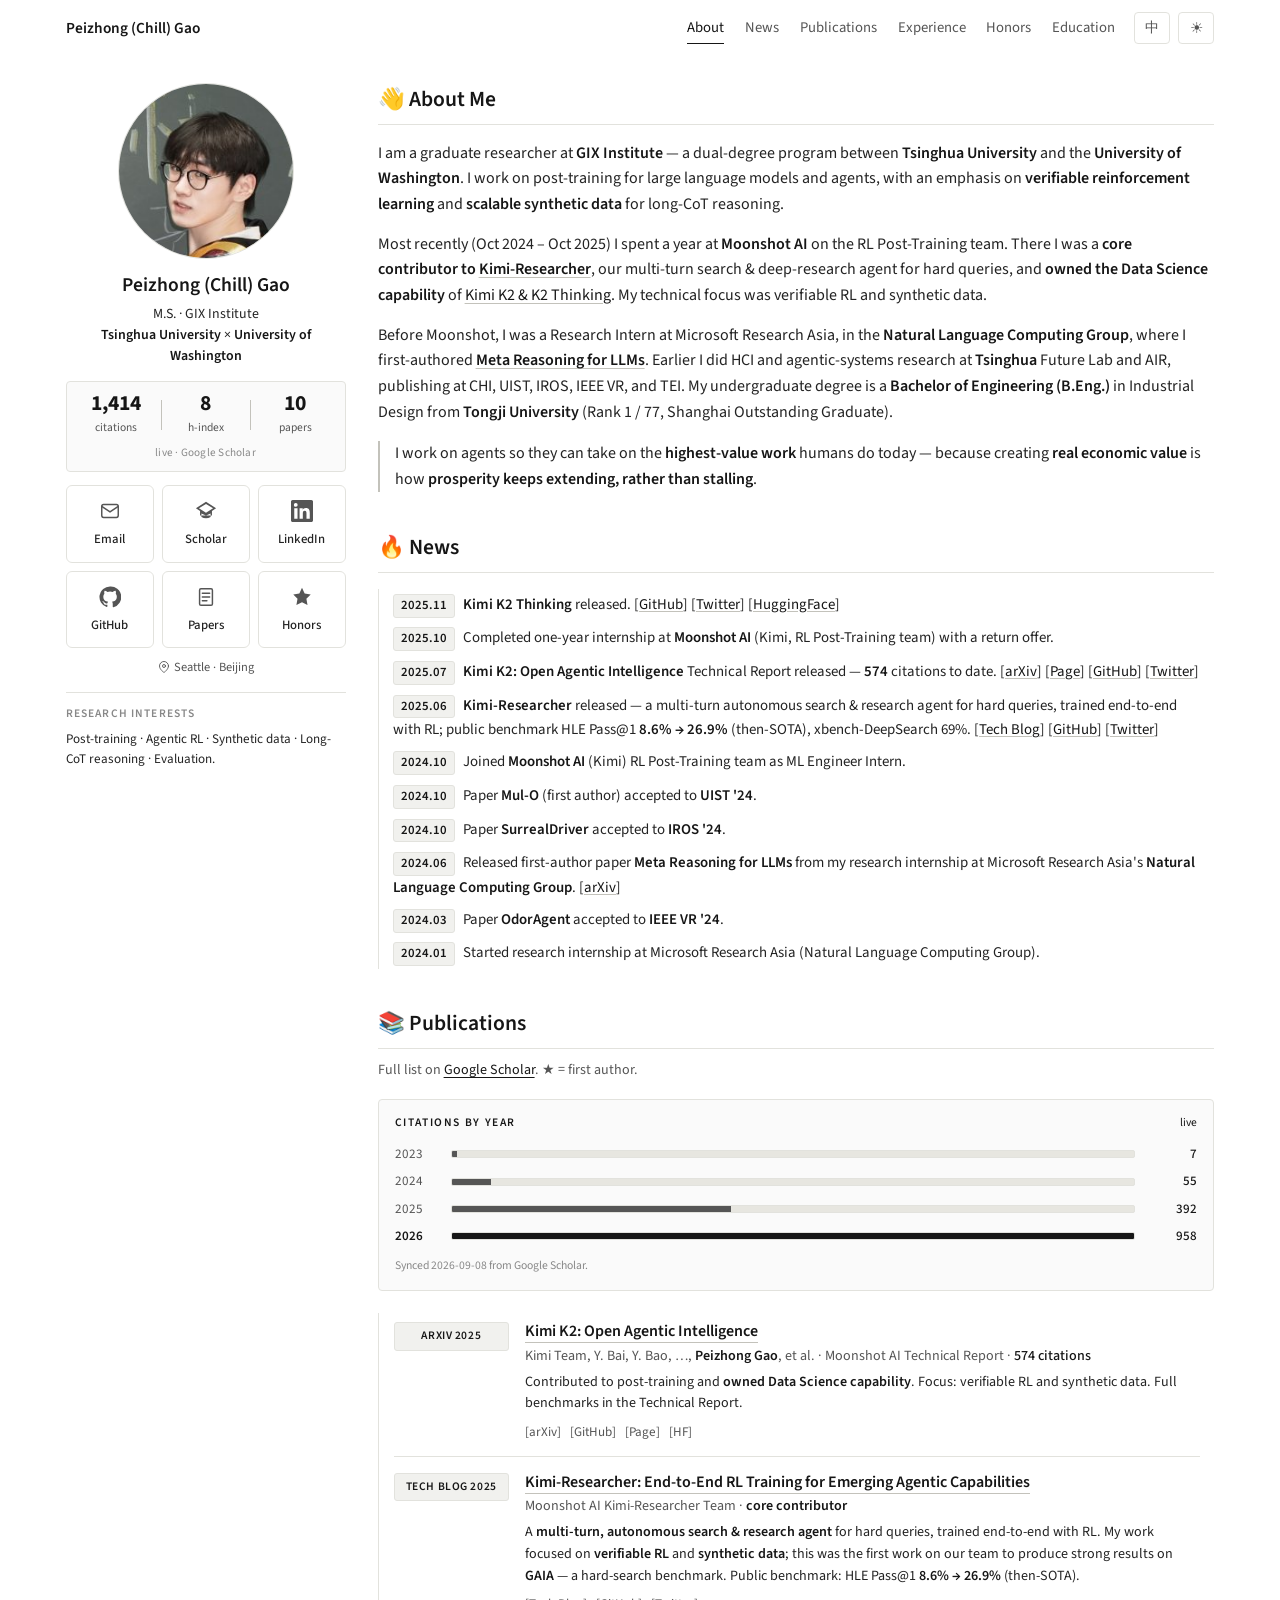
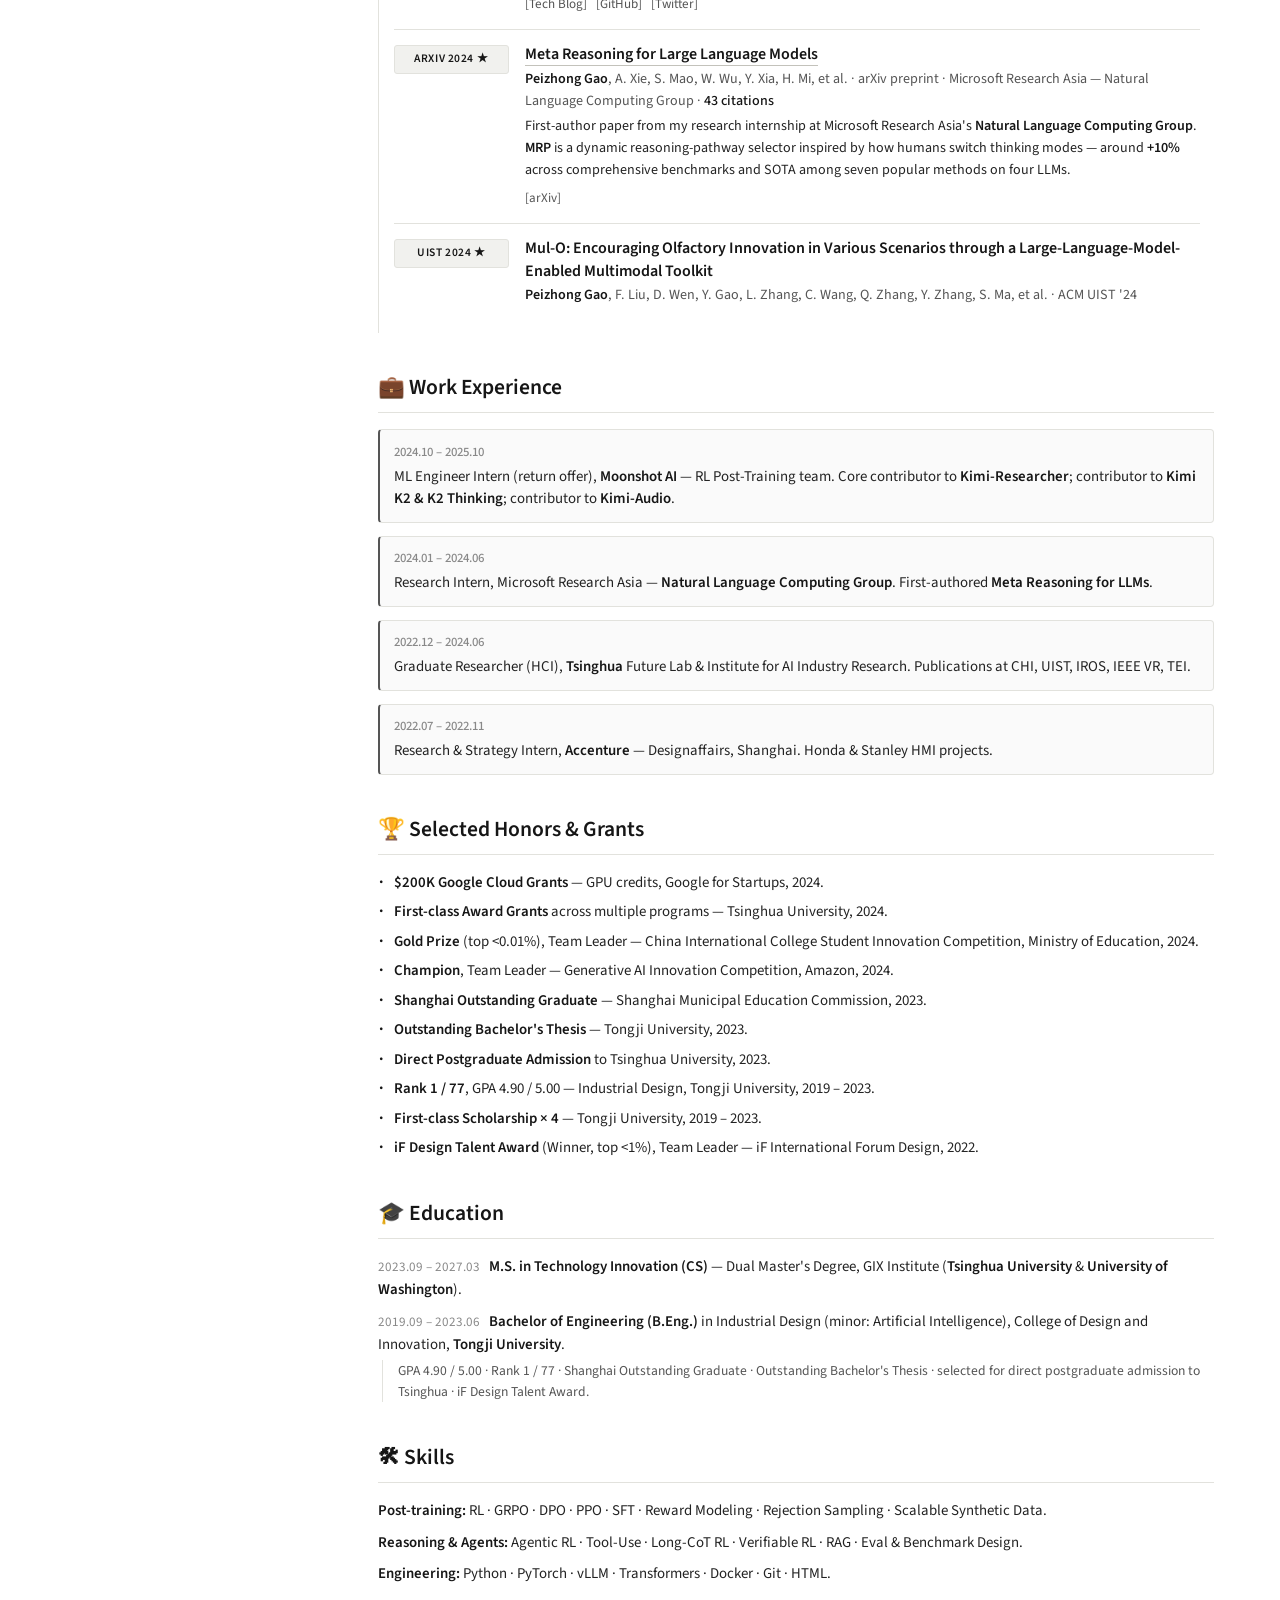
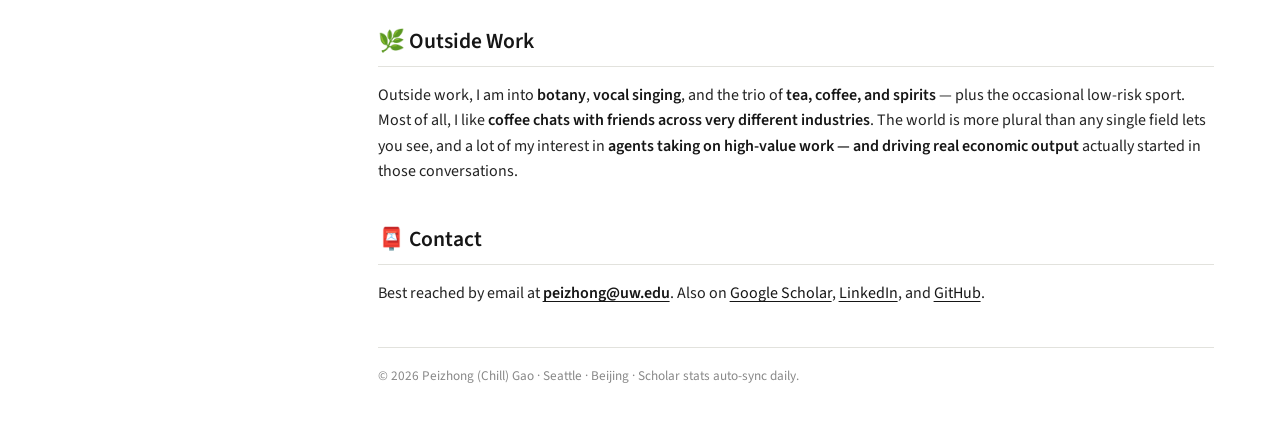
<file: index.html>
<!DOCTYPE html>
<html lang="en" data-theme="light" data-lang="en">
<head>
  <meta charset="UTF-8" />
  <meta name="viewport" content="width=device-width, initial-scale=1.0" />
  <title>Peizhong (Chill) Gao</title>
  <meta name="description" content="Personal homepage of Peizhong (Chill) Gao — LLM post-training and agent researcher. Core contributor to Kimi-Researcher; owned the Data Science capability of Kimi K2." />
  <meta name="author" content="Peizhong Gao" />

  <meta property="og:type" content="profile" />
  <meta property="og:title" content="Peizhong (Chill) Gao" />
  <meta property="og:description" content="LLM post-training and agent researcher." />
  <meta property="og:image" content="assets/profile.jpg" />

  <link rel="icon" href="data:image/svg+xml,%3Csvg xmlns='http://www.w3.org/2000/svg' viewBox='0 0 32 32'%3E%3Ctext y='23' font-size='20' font-weight='700' font-family='Helvetica,Arial,sans-serif'%3EPG%3C/text%3E%3C/svg%3E" />

  <link rel="preconnect" href="https://fonts.googleapis.com" />
  <link rel="preconnect" href="https://fonts.gstatic.com" crossorigin />
  <link href="https://fonts.googleapis.com/css2?family=Source+Sans+3:wght@400;500;600;700&display=swap" rel="stylesheet" />

  <link rel="stylesheet" href="styles.css?v=17" />
</head>
<body>
  <a class="skip-link" href="#main">Skip to content</a>

  <header class="site-header" id="site-header">
    <div class="header-inner">
      <a href="#top" class="home-link" data-en="Peizhong (Chill) Gao" data-zh="高培中 (Chill Gao)">Peizhong (Chill) Gao</a>
      <nav class="nav-primary" aria-label="Primary">
        <a href="#about"        data-en="About"         data-zh="关于">About</a>
        <a href="#news"         data-en="News"          data-zh="最新">News</a>
        <a href="#publications" data-en="Publications"  data-zh="论文">Publications</a>
        <a href="#experience"   data-en="Experience"    data-zh="经历">Experience</a>
        <a href="#honors"       data-en="Honors"        data-zh="荣誉">Honors</a>
        <a href="#education"    data-en="Education"     data-zh="教育">Education</a>
      </nav>
      <div class="header-tools">
        <button class="lang-toggle" id="langToggle" aria-label="Switch language" title="Switch language">
          <span class="lt-label">EN</span>
        </button>
        <button class="theme-toggle" id="themeToggle" aria-label="Toggle theme" title="Toggle theme">
          <span class="tt-light">☀</span><span class="tt-dark">☾</span>
        </button>
      </div>
    </div>
  </header>

  <div class="page" id="top">

    <aside class="sidebar">
      <img class="avatar" src="assets/profile.jpg" alt="Peizhong Gao" width="176" height="176" />

      <h1 class="profile-name" data-en="Peizhong (Chill) Gao" data-zh="高培中 (Chill Gao)">Peizhong (Chill) Gao</h1>

      <p class="profile-affil"
         data-en-html="true"
         data-en='M.S. · GIX Institute<br><b>Tsinghua University</b> × <b>University of Washington</b>'
         data-zh='GIX 学院 · 硕士研究生<br><b>清华大学</b> × <b>华盛顿大学</b>'>
        M.S. · GIX Institute<br><b>Tsinghua University</b> × <b>University of Washington</b>
      </p>

      <div class="profile-stats">
        <ul class="ps-list">
          <li><span class="ps-num" id="sideTotal">777</span><span class="ps-cap" data-en="citations" data-zh="引用">citations</span></li>
          <li><span class="ps-num" id="sideH">7</span><span class="ps-cap" data-en="h-index" data-zh="h 指数">h-index</span></li>
          <li><span class="ps-num" id="sidePubs">9</span><span class="ps-cap" data-en="papers" data-zh="论文">papers</span></li>
        </ul>
        <p class="ps-src" data-en="live · Google Scholar" data-zh="实时 · Google Scholar">live · Google Scholar</p>
      </div>

      <ul class="contact-grid" aria-label="Links">
        <li><a href="mailto:peizhong@uw.edu" title="peizhong@uw.edu">
          <svg viewBox="0 0 24 24" width="22" height="22" fill="none" stroke="currentColor" stroke-width="1.6" stroke-linecap="round" stroke-linejoin="round"><rect x="3" y="5" width="18" height="14" rx="2"/><path d="m3 7 9 6 9-6"/></svg>
          <span data-en="Email" data-zh="邮件">Email</span>
        </a></li>
        <li><a href="https://scholar.google.com/citations?user=Jwg8XugAAAAJ" target="_blank" rel="noopener" title="Google Scholar">
          <svg viewBox="0 0 24 24" width="22" height="22" fill="currentColor"><path d="M12 2 1 9l4.5 2.95V17h13V11.95L23 9 12 2Zm0 2.3L19.7 9 12 14 4.3 9 12 4.3Zm-5 10.3L12 17l5-2.4v3.9c-1.5 1-3.2 1.5-5 1.5s-3.5-.5-5-1.5v-3.9Z"/></svg>
          <span data-en="Scholar" data-zh="学术">Scholar</span>
        </a></li>
        <li><a href="https://www.linkedin.com/in/peizhong-gao-%E9%AB%98%E5%9F%B9%E4%B8%AD-83537126a" target="_blank" rel="noopener" title="LinkedIn">
          <svg viewBox="0 0 24 24" width="22" height="22" fill="currentColor"><path d="M20.45 20.45h-3.56v-5.57c0-1.33-.03-3.04-1.85-3.04-1.86 0-2.14 1.45-2.14 2.95v5.66H9.35V9h3.42v1.56h.05c.48-.9 1.64-1.86 3.38-1.86 3.61 0 4.28 2.38 4.28 5.47v6.28ZM5.34 7.43A2.07 2.07 0 1 1 5.34 3.3a2.07 2.07 0 0 1 0 4.13Zm1.78 13.02H3.56V9h3.56v11.45ZM22.23 0H1.77C.79 0 0 .78 0 1.73v20.54C0 23.22.79 24 1.77 24h20.46c.98 0 1.77-.78 1.77-1.73V1.73C24 .78 23.21 0 22.23 0Z"/></svg>
          <span>LinkedIn</span>
        </a></li>
        <li><a href="https://github.com/GPZ12138" target="_blank" rel="noopener" title="GitHub">
          <svg viewBox="0 0 24 24" width="22" height="22" fill="currentColor"><path d="M12 .5a11.5 11.5 0 0 0-3.64 22.41c.58.11.79-.25.79-.56v-2c-3.2.7-3.88-1.37-3.88-1.37-.53-1.35-1.29-1.72-1.29-1.72-1.05-.72.08-.7.08-.7 1.17.08 1.78 1.2 1.78 1.2 1.04 1.78 2.72 1.27 3.38.97.11-.75.41-1.27.74-1.56-2.55-.29-5.24-1.28-5.24-5.7 0-1.26.45-2.29 1.19-3.1-.12-.29-.51-1.46.11-3.05 0 0 .97-.31 3.18 1.18a10.93 10.93 0 0 1 5.78 0c2.2-1.49 3.17-1.18 3.17-1.18.62 1.59.23 2.76.11 3.05.74.81 1.18 1.84 1.18 3.1 0 4.43-2.69 5.41-5.25 5.69.42.36.8 1.07.8 2.16v3.2c0 .31.21.68.8.56A11.5 11.5 0 0 0 12 .5Z"/></svg>
          <span>GitHub</span>
        </a></li>
        <li><a href="#publications" title="Publications">
          <svg viewBox="0 0 24 24" width="22" height="22" fill="none" stroke="currentColor" stroke-width="1.6" stroke-linecap="round" stroke-linejoin="round"><rect x="5" y="3" width="14" height="18" rx="1.5"/><line x1="8" y1="8" x2="16" y2="8"/><line x1="8" y1="12" x2="16" y2="12"/><line x1="8" y1="16" x2="13" y2="16"/></svg>
          <span data-en="Papers" data-zh="论文">Papers</span>
        </a></li>
        <li><a href="#honors" title="Honors &amp; Grants">
          <svg viewBox="0 0 24 24" width="22" height="22" fill="currentColor"><path d="M12 2 14.9 8.2 21.5 9.2 16.8 14l1.2 6.7L12 17.6 5.9 20.7l1.2-6.7L2.5 9.2l6.6-1Z"/></svg>
          <span data-en="Honors" data-zh="荣誉">Honors</span>
        </a></li>
      </ul>
      <p class="sidebar-loc" aria-label="Location" data-en-html="true"
         data-en='<svg viewBox="0 0 24 24" width="12" height="12" fill="none" stroke="currentColor" stroke-width="1.8" stroke-linecap="round" stroke-linejoin="round" style="display:inline-block;vertical-align:-2px;margin-right:4px"><path d="M21 10c0 7-9 13-9 13S3 17 3 10a9 9 0 1 1 18 0z"/><circle cx="12" cy="10" r="3"/></svg>Seattle · Beijing'
         data-zh='<svg viewBox="0 0 24 24" width="12" height="12" fill="none" stroke="currentColor" stroke-width="1.8" stroke-linecap="round" stroke-linejoin="round" style="display:inline-block;vertical-align:-2px;margin-right:4px"><path d="M21 10c0 7-9 13-9 13S3 17 3 10a9 9 0 1 1 18 0z"/><circle cx="12" cy="10" r="3"/></svg>西雅图 · 北京'><svg viewBox="0 0 24 24" width="12" height="12" fill="none" stroke="currentColor" stroke-width="1.8" stroke-linecap="round" stroke-linejoin="round" style="display:inline-block;vertical-align:-2px;margin-right:4px"><path d="M21 10c0 7-9 13-9 13S3 17 3 10a9 9 0 1 1 18 0z"/><circle cx="12" cy="10" r="3"/></svg>Seattle · Beijing</p>

      <div class="profile-interests">
        <p class="pi-label" data-en="Research interests" data-zh="研究方向">Research interests</p>
        <p class="pi-body"
           data-en="Post-training · Agentic RL · Synthetic data · Long-CoT reasoning · Evaluation."
           data-zh="后训练 · 智能体 RL · 合成数据 · 长思维链 · 评估">
          Post-training · Agentic RL · Synthetic data · Long-CoT reasoning · Evaluation.
        </p>
      </div>
    </aside>

    <main id="main" class="content">

      <section id="about" class="section">
        <h2 data-en="👋 About Me" data-zh="👋 关于我">👋 About Me</h2>
        <div class="about-body"
             data-en-html="true"
             data-en='<p>I am a graduate researcher at <b>GIX Institute</b> — a dual-degree program between <b>Tsinghua University</b> and the <b>University of Washington</b>. I work on post-training for large language models and agents, with an emphasis on <b>verifiable reinforcement learning</b> and <b>scalable synthetic data</b> for long-CoT reasoning.</p><p>Most recently (Oct 2024 – Oct 2025) I spent a year at <b>Moonshot AI</b> on the RL Post-Training team. There I was a <b>core contributor to <a href="https://moonshotai.github.io/Kimi-Researcher/" target="_blank" rel="noopener">Kimi-Researcher</a></b>, our multi-turn search &amp; deep-research agent for hard queries, and <b>owned the Data Science capability</b> of <a href="https://github.com/MoonshotAI/Kimi-K2" target="_blank" rel="noopener">Kimi K2 &amp; K2 Thinking</a>. My technical focus was verifiable RL and synthetic data.</p><p>Before Moonshot, I was a Research Intern at Microsoft Research Asia, in the <b>Natural Language Computing Group</b>, where I first-authored <a href="https://arxiv.org/abs/2406.11698" target="_blank" rel="noopener"><b>Meta Reasoning for LLMs</b></a>. Earlier I did HCI and agentic-systems research at <b>Tsinghua</b> Future Lab and AIR, publishing at CHI, UIST, IROS, IEEE&nbsp;VR, and TEI. My undergraduate degree is a <b>Bachelor of Engineering (B.Eng.)</b> in Industrial Design from <b>Tongji University</b> (Rank 1 / 77, Shanghai Outstanding Graduate).</p><p class="about-close">I work on agents so they can take on the <b>highest-value work</b> humans do today — because creating <b>real economic value</b> is how <b>prosperity keeps extending, rather than stalling</b>.</p>'
             data-zh='<p>我是 <b>GIX 学院</b>的在读硕士研究生，GIX 是 <b>清华大学</b>与<b>华盛顿大学</b>合办的双学位项目。我的研究方向是大语言模型与智能体的 post-training，重点放在<b>可验证强化学习</b>与<b>可扩展合成数据</b>，服务于长思维链推理能力的训练。</p><p>过去一年 (2024.10 – 2025.10) 我在 <b>Moonshot AI</b> 的强化学习 post-training 团队工作。期间我是 <b>Kimi-Researcher</b> (<a href="https://moonshotai.github.io/Kimi-Researcher/" target="_blank" rel="noopener">项目主页</a>) 的核心贡献者 — 这是我们团队面向高难度搜索与深度研究任务的多轮自主 agent；同时我<b>担任 Kimi K2 与 K2 Thinking 的 Data Science 能力负责人</b> (<a href="https://github.com/MoonshotAI/Kimi-K2" target="_blank" rel="noopener">GitHub</a>)，端到端负责这块能力的数据与训练。技术上的工作重点是可验证 RL 与合成数据。</p><p>在 Moonshot 之前，我在微软亚洲研究院<b>自然语言计算组</b>担任研究实习生，第一作者发表了 <a href="https://arxiv.org/abs/2406.11698" target="_blank" rel="noopener"><b>Meta Reasoning for LLMs</b></a>。更早之前，我在<b>清华大学</b>未来实验室与 AI 产业研究院 (AIR) 做人机交互与智能体方向的研究，论文发表于 CHI、UIST、IROS、IEEE&nbsp;VR、TEI。我的本科学位为<b>工学学士</b>，就读于<b>同济大学</b>工业设计专业，年级第 1 / 77，上海市优秀毕业生。</p><p class="about-close">我做 agent，是希望它们能承接人类今天<b>最高价值的工作</b> — 持续创造真实的<b>经济价值</b>，是让<b>繁荣得以延续、而不是停滞</b>的方式。</p>'>
          <p>I am a graduate researcher at <b>GIX Institute</b> — a dual-degree program between <b>Tsinghua University</b> and the <b>University of Washington</b>. I work on post-training for large language models and agents, with an emphasis on <b>verifiable reinforcement learning</b> and <b>scalable synthetic data</b> for long-CoT reasoning.</p>
          <p>Most recently (Oct 2024 – Oct 2025) I spent a year at <b>Moonshot AI</b> on the RL Post-Training team. There I was a <b>core contributor to <a href="https://moonshotai.github.io/Kimi-Researcher/" target="_blank" rel="noopener">Kimi-Researcher</a></b>, our multi-turn search &amp; deep-research agent for hard queries, and <b>owned the Data Science capability</b> of <a href="https://github.com/MoonshotAI/Kimi-K2" target="_blank" rel="noopener">Kimi K2 &amp; K2 Thinking</a>. My technical focus was verifiable RL and synthetic data.</p>
          <p>Before Moonshot, I was a Research Intern at Microsoft Research Asia, in the <b>Natural Language Computing Group</b>, where I first-authored <a href="https://arxiv.org/abs/2406.11698" target="_blank" rel="noopener"><b>Meta Reasoning for LLMs</b></a>. Earlier I did HCI and agentic-systems research at <b>Tsinghua</b> Future Lab and AIR, publishing at CHI, UIST, IROS, IEEE&nbsp;VR, and TEI. My undergraduate degree is a <b>Bachelor of Engineering (B.Eng.)</b> in Industrial Design from <b>Tongji University</b> (Rank 1 / 77, Shanghai Outstanding Graduate).</p>
          <p class="about-close">I work on agents so they can take on the <b>highest-value work</b> humans do today — because creating <b>real economic value</b> is how <b>prosperity keeps extending, rather than stalling</b>.</p>
        </div>
      </section>

      <section id="news" class="section">
        <h2 data-en="🔥 News" data-zh="🔥 最新动态">🔥 News</h2>
        <ul class="news">
          <li data-en-html="true"
              data-en='<span class="ndate">2025.11</span> <b>Kimi K2 Thinking</b> released. [<a href="https://github.com/MoonshotAI/Kimi-K2" target="_blank" rel="noopener">GitHub</a>] [<a href="https://x.com/Kimi_Moonshot" target="_blank" rel="noopener">Twitter</a>] [<a href="https://huggingface.co/moonshotai" target="_blank" rel="noopener">HuggingFace</a>]'
              data-zh='<span class="ndate">2025.11</span> <b>Kimi K2 Thinking</b> 发布。[<a href="https://github.com/MoonshotAI/Kimi-K2" target="_blank" rel="noopener">GitHub</a>] [<a href="https://x.com/Kimi_Moonshot" target="_blank" rel="noopener">Twitter</a>] [<a href="https://huggingface.co/moonshotai" target="_blank" rel="noopener">HuggingFace</a>]'><span class="ndate">2025.11</span> <b>Kimi K2 Thinking</b> released. [<a href="https://github.com/MoonshotAI/Kimi-K2" target="_blank" rel="noopener">GitHub</a>] [<a href="https://x.com/Kimi_Moonshot" target="_blank" rel="noopener">Twitter</a>] [<a href="https://huggingface.co/moonshotai" target="_blank" rel="noopener">HuggingFace</a>]</li>
          <li data-en-html="true"
              data-en='<span class="ndate">2025.10</span> Completed one-year internship at <b>Moonshot AI</b> (Kimi, RL Post-Training team) with a return offer.'
              data-zh='<span class="ndate">2025.10</span> 完成 <b>Moonshot AI</b> (Kimi，强化学习后训练团队) 为期一年的实习，获得 Return Offer。'><span class="ndate">2025.10</span> Completed one-year internship at <b>Moonshot AI</b> (Kimi, RL Post-Training team) with a return offer.</li>
          <li data-en-html="true"
              data-en='<span class="ndate">2025.07</span> <b>Kimi K2: Open Agentic Intelligence</b> Technical Report released — <b>574</b> citations to date. [<a href="https://arxiv.org/abs/2507.20534" target="_blank" rel="noopener">arXiv</a>] [<a href="https://moonshotai.github.io/Kimi-K2/" target="_blank" rel="noopener">Page</a>] [<a href="https://github.com/MoonshotAI/Kimi-K2" target="_blank" rel="noopener">GitHub</a>] [<a href="https://x.com/Kimi_Moonshot" target="_blank" rel="noopener">Twitter</a>]'
              data-zh='<span class="ndate">2025.07</span> <b>Kimi K2: Open Agentic Intelligence</b> 技术报告发布 — 至今 <b>574</b> 次引用。[<a href="https://arxiv.org/abs/2507.20534" target="_blank" rel="noopener">arXiv</a>] [<a href="https://moonshotai.github.io/Kimi-K2/" target="_blank" rel="noopener">项目页</a>] [<a href="https://github.com/MoonshotAI/Kimi-K2" target="_blank" rel="noopener">GitHub</a>] [<a href="https://x.com/Kimi_Moonshot" target="_blank" rel="noopener">Twitter</a>]'><span class="ndate">2025.07</span> <b>Kimi K2: Open Agentic Intelligence</b> Technical Report released — <b>574</b> citations to date. [<a href="https://arxiv.org/abs/2507.20534" target="_blank" rel="noopener">arXiv</a>] [<a href="https://moonshotai.github.io/Kimi-K2/" target="_blank" rel="noopener">Page</a>] [<a href="https://github.com/MoonshotAI/Kimi-K2" target="_blank" rel="noopener">GitHub</a>] [<a href="https://x.com/Kimi_Moonshot" target="_blank" rel="noopener">Twitter</a>]</li>
          <li data-en-html="true"
              data-en='<span class="ndate">2025.06</span> <b>Kimi-Researcher</b> released — a multi-turn autonomous search &amp; research agent for hard queries, trained end-to-end with RL; public benchmark HLE Pass@1 <b>8.6% → 26.9%</b> (then-SOTA), xbench-DeepSearch 69%. [<a href="https://moonshotai.github.io/Kimi-Researcher/" target="_blank" rel="noopener">Tech Blog</a>] [<a href="https://github.com/MoonshotAI/Kimi-Researcher" target="_blank" rel="noopener">GitHub</a>] [<a href="https://x.com/Kimi_Moonshot" target="_blank" rel="noopener">Twitter</a>]'
              data-zh='<span class="ndate">2025.06</span> <b>Kimi-Researcher</b> 发布 — 面向高难度查询的多轮自主搜索与研究 agent，端到端 RL 训练；公开基准 HLE Pass@1 <b>8.6% → 26.9%</b> (当时 SOTA)，xbench-DeepSearch 69%。[<a href="https://moonshotai.github.io/Kimi-Researcher/" target="_blank" rel="noopener">技术博客</a>] [<a href="https://github.com/MoonshotAI/Kimi-Researcher" target="_blank" rel="noopener">GitHub</a>] [<a href="https://x.com/Kimi_Moonshot" target="_blank" rel="noopener">Twitter</a>]'><span class="ndate">2025.06</span> <b>Kimi-Researcher</b> released — a multi-turn autonomous search &amp; research agent for hard queries, trained end-to-end with RL; public benchmark HLE Pass@1 <b>8.6% → 26.9%</b> (then-SOTA), xbench-DeepSearch 69%. [<a href="https://moonshotai.github.io/Kimi-Researcher/" target="_blank" rel="noopener">Tech Blog</a>] [<a href="https://github.com/MoonshotAI/Kimi-Researcher" target="_blank" rel="noopener">GitHub</a>] [<a href="https://x.com/Kimi_Moonshot" target="_blank" rel="noopener">Twitter</a>]</li>
          <li data-en-html="true"
              data-en='<span class="ndate">2024.10</span> Joined <b>Moonshot AI</b> (Kimi) RL Post-Training team as ML Engineer Intern.'
              data-zh='<span class="ndate">2024.10</span> 加入 <b>Moonshot AI</b> (Kimi) 强化学习后训练团队，担任机器学习工程师实习生。'><span class="ndate">2024.10</span> Joined <b>Moonshot AI</b> (Kimi) RL Post-Training team as ML Engineer Intern.</li>
          <li data-en-html="true"
              data-en='<span class="ndate">2024.10</span> Paper <b>Mul-O</b> (first author) accepted to <b>UIST &apos;24</b>.'
              data-zh='<span class="ndate">2024.10</span> 论文 <b>Mul-O</b> (第一作者) 被 <b>UIST &apos;24</b> 接收。'><span class="ndate">2024.10</span> Paper <b>Mul-O</b> (first author) accepted to <b>UIST '24</b>.</li>
          <li data-en-html="true"
              data-en='<span class="ndate">2024.10</span> Paper <b>SurrealDriver</b> accepted to <b>IROS &apos;24</b>.'
              data-zh='<span class="ndate">2024.10</span> 论文 <b>SurrealDriver</b> 被 <b>IROS &apos;24</b> 接收。'><span class="ndate">2024.10</span> Paper <b>SurrealDriver</b> accepted to <b>IROS '24</b>.</li>
          <li data-en-html="true"
              data-en='<span class="ndate">2024.06</span> Released first-author paper <b>Meta Reasoning for LLMs</b> from my research internship at Microsoft Research Asia&apos;s <b>Natural Language Computing Group</b>. [<a href="https://arxiv.org/abs/2406.11698" target="_blank" rel="noopener">arXiv</a>]'
              data-zh='<span class="ndate">2024.06</span> 发布一作论文 <b>Meta Reasoning for LLMs</b>，成果来自在微软亚洲研究院<b>自然语言计算组</b>的研究实习。[<a href="https://arxiv.org/abs/2406.11698" target="_blank" rel="noopener">arXiv</a>]'><span class="ndate">2024.06</span> Released first-author paper <b>Meta Reasoning for LLMs</b> from my research internship at Microsoft Research Asia's <b>Natural Language Computing Group</b>. [<a href="https://arxiv.org/abs/2406.11698" target="_blank" rel="noopener">arXiv</a>]</li>
          <li data-en-html="true"
              data-en='<span class="ndate">2024.03</span> Paper <b>OdorAgent</b> accepted to <b>IEEE VR &apos;24</b>.'
              data-zh='<span class="ndate">2024.03</span> 论文 <b>OdorAgent</b> 被 <b>IEEE VR &apos;24</b> 接收。'><span class="ndate">2024.03</span> Paper <b>OdorAgent</b> accepted to <b>IEEE VR '24</b>.</li>
          <li data-en-html="true"
              data-en='<span class="ndate">2024.01</span> Started research internship at Microsoft Research Asia (Natural Language Computing Group).'
              data-zh='<span class="ndate">2024.01</span> 入职微软亚洲研究院 (自然语言计算组) 开始研究实习。'><span class="ndate">2024.01</span> Started research internship at Microsoft Research Asia (Natural Language Computing Group).</li>
          <li data-en-html="true"
              data-en='<span class="ndate">2023.09</span> Started M.S. at <b>GIX Institute</b> (<b>Tsinghua</b> × <b>UW</b> dual degree).'
              data-zh='<span class="ndate">2023.09</span> 入读 <b>GIX 学院</b>硕士项目 (<b>清华</b> × <b>华盛顿大学</b>双学位)。'><span class="ndate">2023.09</span> Started M.S. at <b>GIX Institute</b> (<b>Tsinghua</b> × <b>UW</b> dual degree).</li>
          <li data-en-html="true"
              data-en='<span class="ndate">2023.06</span> Graduated from <b>Tongji University</b> with a Bachelor of Engineering in Industrial Design — Rank 1 / 77, Shanghai Outstanding Graduate, Outstanding Thesis; selected for direct postgraduate admission to <b>Tsinghua</b>.'
              data-zh='<span class="ndate">2023.06</span> 毕业于<b>同济大学</b>，获工业设计工学学士学位 — 年级第 1 / 77、上海市优秀毕业生、优秀本科毕业论文；保研 (推免) 至<b>清华大学</b>。'><span class="ndate">2023.06</span> Graduated from <b>Tongji University</b> with a Bachelor of Engineering in Industrial Design — Rank 1 / 77, Shanghai Outstanding Graduate, Outstanding Thesis; selected for direct postgraduate admission to <b>Tsinghua</b>.</li>
          <li data-en-html="true"
              data-en='<span class="ndate">2023.04</span> Poster <b>Atmospheror</b> accepted to <b>CHI &apos;23</b>.'
              data-zh='<span class="ndate">2023.04</span> Poster <b>Atmospheror</b> 被 <b>CHI &apos;23</b> 接收。'><span class="ndate">2023.04</span> Poster <b>Atmospheror</b> accepted to <b>CHI '23</b>.</li>
          <li data-en-html="true"
              data-en='<span class="ndate">2023.02</span> Paper <b>Bamboo Agents</b> (first author) accepted to <b>TEI &apos;23</b>.'
              data-zh='<span class="ndate">2023.02</span> 论文 <b>Bamboo Agents</b> (第一作者) 被 <b>TEI &apos;23</b> 接收。'><span class="ndate">2023.02</span> Paper <b>Bamboo Agents</b> (first author) accepted to <b>TEI '23</b>.</li>
        </ul>
      </section>

      <section id="publications" class="section">
        <h2 data-en="📚 Publications" data-zh="📚 发表论文">📚 Publications</h2>
        <p class="sec-sub" data-en-html="true"
           data-en='Full list on <a href="https://scholar.google.com/citations?user=Jwg8XugAAAAJ" target="_blank" rel="noopener">Google Scholar</a>. ★ = first author.'
           data-zh='完整列表见 <a href="https://scholar.google.com/citations?user=Jwg8XugAAAAJ" target="_blank" rel="noopener">Google Scholar</a>。★ = 第一作者。'>
          Full list on <a href="https://scholar.google.com/citations?user=Jwg8XugAAAAJ" target="_blank" rel="noopener">Google Scholar</a>. ★ = first author.
        </p>

        <div class="impact" id="impact">
          <p class="impact-head-line">
            <span class="impact-label" data-en="Citations by year" data-zh="逐年引用">Citations by year</span>
            <span class="impact-status" id="impactStatus">syncing…</span>
          </p>
          <div class="impact-bars" id="impactBars">
            <div class="impact-bar-row" data-year="2023" data-count="7"><span class="impact-bar-year">2023</span><div class="impact-bar-track"><span class="impact-bar-fill" style="width:1.6%"></span></div><span class="impact-bar-count">7</span></div>
            <div class="impact-bar-row" data-year="2024" data-count="56"><span class="impact-bar-year">2024</span><div class="impact-bar-track"><span class="impact-bar-fill" style="width:12.8%"></span></div><span class="impact-bar-count">56</span></div>
            <div class="impact-bar-row" data-year="2025" data-count="439"><span class="impact-bar-year">2025</span><div class="impact-bar-track"><span class="impact-bar-fill" style="width:100%"></span></div><span class="impact-bar-count">439</span></div>
            <div class="impact-bar-row is-current" data-year="2026" data-count="274"><span class="impact-bar-year">2026</span><div class="impact-bar-track"><span class="impact-bar-fill" style="width:62.4%"></span></div><span class="impact-bar-count">274</span></div>
          </div>
          <p class="impact-note" id="impactUpdated" data-en="Auto-synced daily from Google Scholar via GitHub Actions." data-zh="每天通过 GitHub Actions 自动同步自 Google Scholar。">Auto-synced daily from Google Scholar via GitHub Actions.</p>
        </div>

        <ol class="pub-list">

          <li class="pub">
            <div class="pub-venue">arXiv 2025</div>
            <div class="pub-body">
              <p class="pub-title"><a href="https://arxiv.org/abs/2507.20534" target="_blank" rel="noopener">Kimi K2: Open Agentic Intelligence</a></p>
              <p class="pub-authors">Kimi Team, Y. Bai, Y. Bao, …, <b>Peizhong Gao</b>, et&nbsp;al. · Moonshot AI Technical Report · <span class="pub-cite">574 citations</span></p>
              <p class="pub-note" data-en-html="true" data-en='Contributed to post-training and <b>owned Data Science capability</b>. Focus: verifiable RL and synthetic data. Full benchmarks in the Technical Report.' data-zh='参与后训练，并<b>担任 Data Science 能力负责人</b>。重点：可验证 RL、合成数据。完整 benchmark 请见技术报告。'>Contributed to post-training and <b>owned Data Science capability</b>. Focus: verifiable RL and synthetic data. Full benchmarks in the Technical Report.</p>
              <p class="pub-links"><a href="https://arxiv.org/abs/2507.20534" target="_blank" rel="noopener">[arXiv]</a> <a href="https://github.com/MoonshotAI/Kimi-K2" target="_blank" rel="noopener">[GitHub]</a> <a href="https://moonshotai.github.io/Kimi-K2/" target="_blank" rel="noopener">[Page]</a> <a href="https://huggingface.co/moonshotai" target="_blank" rel="noopener">[HF]</a></p>
            </div>
          </li>

          <li class="pub">
            <div class="pub-venue">Tech Blog 2025</div>
            <div class="pub-body">
              <p class="pub-title"><a href="https://moonshotai.github.io/Kimi-Researcher/" target="_blank" rel="noopener">Kimi-Researcher: End-to-End RL Training for Emerging Agentic Capabilities</a></p>
              <p class="pub-authors">Moonshot AI Kimi-Researcher Team · <b>core contributor</b></p>
              <p class="pub-note" data-en-html="true" data-en='A <b>multi-turn, autonomous search &amp; research agent</b> for hard queries, trained end-to-end with RL. My work focused on <b>verifiable RL</b> and <b>synthetic data</b>; this was the first work on our team to produce strong results on <b>GAIA</b> — a hard-search benchmark. Public benchmark: HLE Pass@1 <b>8.6% → 26.9%</b> (then-SOTA).' data-zh='一个面向高难度查询的<b>多轮自主搜索与研究 agent</b>，端到端 RL 训练。我的工作重点在<b>可验证 RL</b> 与<b>合成数据</b>；这是团队第一批在 <b>GAIA</b>（硬搜索基准）上跑出强结果的工作。公开基准：HLE Pass@1 <b>8.6% → 26.9%</b> (当时 SOTA)。'>A <b>multi-turn, autonomous search &amp; research agent</b> for hard queries, trained end-to-end with RL. My work focused on <b>verifiable RL</b> and <b>synthetic data</b>; this was the first work on our team to produce strong results on <b>GAIA</b> — a hard-search benchmark. Public benchmark: HLE Pass@1 <b>8.6% → 26.9%</b> (then-SOTA).</p>
              <p class="pub-links"><a href="https://moonshotai.github.io/Kimi-Researcher/" target="_blank" rel="noopener">[Tech Blog]</a> <a href="https://github.com/MoonshotAI/Kimi-Researcher" target="_blank" rel="noopener">[GitHub]</a> <a href="https://x.com/Kimi_Moonshot" target="_blank" rel="noopener">[Twitter]</a></p>
            </div>
          </li>

          <li class="pub">
            <div class="pub-venue">arXiv 2024 ★</div>
            <div class="pub-body">
              <p class="pub-title"><a href="https://arxiv.org/abs/2406.11698" target="_blank" rel="noopener">Meta Reasoning for Large Language Models</a></p>
              <p class="pub-authors"><b>Peizhong Gao</b>, A. Xie, S. Mao, W. Wu, Y. Xia, H. Mi, et&nbsp;al. · arXiv preprint · Microsoft Research Asia — Natural Language Computing Group · <span class="pub-cite">43 citations</span></p>
              <p class="pub-note" data-en-html="true" data-en='First-author paper from my research internship at Microsoft Research Asia&apos;s <b>Natural Language Computing Group</b>. <b>MRP</b> is a dynamic reasoning-pathway selector inspired by how humans switch thinking modes — around <b>+10%</b> across comprehensive benchmarks and SOTA among seven popular methods on four LLMs.' data-zh='在微软亚洲研究院<b>自然语言计算组</b>研究实习期间的一作论文。<b>MRP</b> 是受人类思维模式切换启发的动态推理路径选择方法 — 在综合基准上提升约 <b>+10%</b>，在 4 个 LLM × 7 种主流方法中取得 SOTA。'>First-author paper from my research internship at Microsoft Research Asia's <b>Natural Language Computing Group</b>. <b>MRP</b> is a dynamic reasoning-pathway selector inspired by how humans switch thinking modes — around <b>+10%</b> across comprehensive benchmarks and SOTA among seven popular methods on four LLMs.</p>
              <p class="pub-links"><a href="https://arxiv.org/abs/2406.11698" target="_blank" rel="noopener">[arXiv]</a></p>
            </div>
          </li>

          <li class="pub">
            <div class="pub-venue">UIST 2024 ★</div>
            <div class="pub-body">
              <p class="pub-title">Mul-O: Encouraging Olfactory Innovation in Various Scenarios through a Large-Language-Model-Enabled Multimodal Toolkit</p>
              <p class="pub-authors"><b>Peizhong Gao</b>, F. Liu, D. Wen, Y. Gao, L. Zhang, C. Wang, Q. Zhang, Y. Zhang, S. Ma, et&nbsp;al. · ACM UIST '24</p>
            </div>
          </li>

          <li class="pub">
            <div class="pub-venue">IROS 2024</div>
            <div class="pub-body">
              <p class="pub-title">SurrealDriver: Designing LLM-powered Generative Driver Agent Framework based on Human Drivers' Driving-Thinking Data</p>
              <p class="pub-authors">Y. Jin, R. Yang, Z. Yi, X. Shen, H. Peng, X. Liu, J. Qin, J. Li, J. Xie, <b>Peizhong Gao</b>, et&nbsp;al. · IEEE/RSJ IROS '24 · <span class="pub-cite">35 citations</span></p>
            </div>
          </li>

          <li class="pub">
            <div class="pub-venue">IEEE VR 2024</div>
            <div class="pub-body">
              <p class="pub-title">OdorAgent: Generate Odor Sequences for Movies Based on Large Language Model</p>
              <p class="pub-authors">Y. Zhang, <b>Peizhong Gao</b>, F. Kang, J. Li, J. Liu, Q. Lu, Y. Xu · IEEE VR '24 · <span class="pub-cite">7 citations</span></p>
            </div>
          </li>

          <li class="pub">
            <div class="pub-venue">arXiv 2023</div>
            <div class="pub-body">
              <p class="pub-title"><a href="https://arxiv.org/abs/2309.13193" target="_blank" rel="noopener">SurrealDriver: Designing Generative Driver Agent Simulation Framework in Urban Contexts based on Large Language Model</a></p>
              <p class="pub-authors">Y. Jin, X. Shen, H. Peng, X. Liu, J. Qin, J. Li, J. Xie, <b>Peizhong Gao</b>, G. Zhou, J. Gong · arXiv preprint · <span class="pub-cite">98 citations</span></p>
              <p class="pub-links"><a href="https://arxiv.org/abs/2309.13193" target="_blank" rel="noopener">[arXiv]</a></p>
            </div>
          </li>

          <li class="pub">
            <div class="pub-venue">CHI 2023</div>
            <div class="pub-body">
              <p class="pub-title">Atmospheror: Towards an Olfactory Interactive System to Enhance Environmental Atmospheres in Indoor Spaces</p>
              <p class="pub-authors">Q. Lu, Y. Zhang, Y. Zhang, S. E. Ma, Y. Zhang, Y. Qin, <b>Peizhong Gao</b>, Q. Zhang, Y. Xu · ACM CHI '23 · <span class="pub-cite">13 citations</span></p>
            </div>
          </li>

          <li class="pub">
            <div class="pub-venue">TEI 2023 ★</div>
            <div class="pub-body">
              <p class="pub-title">Bamboo Agents: Exploring the Potentiality of Digital Craft through Intelligent Design Agents</p>
              <p class="pub-authors"><b>Peizhong Gao</b>, T. Gao, Y. Yang, Z. Liu, J. Shi, J. Li · ACM TEI '23 · <span class="pub-cite">7 citations</span></p>
            </div>
          </li>

        </ol>
      </section>

      <section id="experience" class="section">
        <h2 data-en="💼 Work Experience" data-zh="💼 工作经历">💼 Work Experience</h2>
        <ul class="exp">
          <li>
            <div class="exp-dates">2024.10 – 2025.10</div>
            <p class="exp-role" data-en-html="true"
               data-en='ML Engineer Intern (return offer), <b>Moonshot AI</b> — RL Post-Training team. Core contributor to <b>Kimi-Researcher</b>; contributor to <b>Kimi K2 &amp; K2 Thinking</b>; contributor to <b>Kimi-Audio</b>.'
               data-zh='机器学习工程师实习生 (获 Return Offer)，<b>Moonshot AI</b> — 强化学习后训练团队。<b>Kimi-Researcher</b> 核心贡献者；<b>Kimi K2 与 K2 Thinking</b> 贡献者；<b>Kimi-Audio</b> 贡献者。'>
              ML Engineer Intern (return offer), <b>Moonshot AI</b> — RL Post-Training team. Core contributor to <b>Kimi-Researcher</b>; contributor to <b>Kimi K2 &amp; K2 Thinking</b>; contributor to <b>Kimi-Audio</b>.
            </p>
          </li>
          <li>
            <div class="exp-dates">2024.01 – 2024.06</div>
            <p class="exp-role" data-en-html="true"
               data-en='Research Intern, Microsoft Research Asia — <b>Natural Language Computing Group</b>. First-authored <b>Meta Reasoning for LLMs</b>.'
               data-zh='研究实习生，微软亚洲研究院 (MSRA) — <b>自然语言计算组 (Natural Language Computing Group)</b>。一作发表 <b>Meta Reasoning for LLMs</b>。'>
              Research Intern, Microsoft Research Asia — <b>Natural Language Computing Group</b>. First-authored <b>Meta Reasoning for LLMs</b>.
            </p>
          </li>
          <li>
            <div class="exp-dates">2022.12 – 2024.06</div>
            <p class="exp-role" data-en-html="true"
               data-en='Graduate Researcher (HCI), <b>Tsinghua</b> Future Lab &amp; Institute for AI Industry Research. Publications at CHI, UIST, IROS, IEEE VR, TEI.'
               data-zh='研究生科研助理 (HCI)，<b>清华大学</b>未来实验室与 AI 产业研究院 (AIR)。论文发表于 CHI、UIST、IROS、IEEE VR、TEI。'>
              Graduate Researcher (HCI), <b>Tsinghua</b> Future Lab &amp; Institute for AI Industry Research. Publications at CHI, UIST, IROS, IEEE VR, TEI.
            </p>
          </li>
          <li>
            <div class="exp-dates">2022.07 – 2022.11</div>
            <p class="exp-role" data-en-html="true"
               data-en='Research &amp; Strategy Intern, <b>Accenture</b> — Designaffairs, Shanghai. Honda &amp; Stanley HMI projects.'
               data-zh='研究与策略实习生，<b>埃森哲 Accenture</b> — Designaffairs，上海。参与 Honda 与 Stanley 的 HMI 项目。'>
              Research &amp; Strategy Intern, <b>Accenture</b> — Designaffairs, Shanghai. Honda &amp; Stanley HMI projects.
            </p>
          </li>
        </ul>
      </section>

      <section id="honors" class="section">
        <h2 data-en="🏆 Selected Honors &amp; Grants" data-zh="🏆 荣誉与资助">🏆 Selected Honors &amp; Grants</h2>
        <ul class="honors">
          <li data-en-html="true"
              data-en='<b>$200K Google Cloud Grants</b> — GPU credits, Google for Startups, 2024.'
              data-zh='<b>$200K Google Cloud 资助</b> — GPU 算力，Google for Startups，2024。'>
            <b>$200K Google Cloud Grants</b> — GPU credits, Google for Startups, 2024.</li>

          <li data-en-html="true"
              data-en='<b>First-class Award Grants</b> across multiple programs — Tsinghua University, 2024.'
              data-zh='<b>多渠道一等奖励金</b>（多项）— 清华大学，2024。'>
            <b>First-class Award Grants</b> across multiple programs — Tsinghua University, 2024.</li>

          <li data-en-html="true"
              data-en='<b>Gold Prize</b> (top &lt;0.01%), Team Leader — China International College Student Innovation Competition, Ministry of Education, 2024.'
              data-zh='<b>金奖</b>（Top &lt;0.01%），队长 — 中国国际大学生创新大赛，教育部，2024。'>
            <b>Gold Prize</b> (top &lt;0.01%), Team Leader — China International College Student Innovation Competition, Ministry of Education, 2024.</li>

          <li data-en-html="true"
              data-en='<b>Champion</b>, Team Leader — Generative AI Innovation Competition, Amazon, 2024.'
              data-zh='<b>冠军</b>，队长 — 生成式 AI 创新大赛，Amazon，2024。'>
            <b>Champion</b>, Team Leader — Generative AI Innovation Competition, Amazon, 2024.</li>

          <li data-en-html="true"
              data-en='<b>Shanghai Outstanding Graduate</b> — Shanghai Municipal Education Commission, 2023.'
              data-zh='<b>上海市优秀毕业生</b> — 上海市教育委员会，2023。'>
            <b>Shanghai Outstanding Graduate</b> — Shanghai Municipal Education Commission, 2023.</li>

          <li data-en-html="true"
              data-en='<b>Outstanding Bachelor&apos;s Thesis</b> — Tongji University, 2023.'
              data-zh='<b>优秀本科毕业设计 (论文)</b> — 同济大学，2023。'>
            <b>Outstanding Bachelor's Thesis</b> — Tongji University, 2023.</li>

          <li data-en-html="true"
              data-en='<b>Direct Postgraduate Admission</b> to Tsinghua University, 2023.'
              data-zh='<b>保研 (推免)</b> 至清华大学，2023。'>
            <b>Direct Postgraduate Admission</b> to Tsinghua University, 2023.</li>

          <li data-en-html="true"
              data-en='<b>Rank 1 / 77</b>, GPA 4.90 / 5.00 — Industrial Design, Tongji University, 2019 – 2023.'
              data-zh='<b>年级第 1 / 77</b>，GPA 4.90 / 5.00 — 同济大学工业设计，2019 – 2023。'>
            <b>Rank 1 / 77</b>, GPA 4.90 / 5.00 — Industrial Design, Tongji University, 2019 – 2023.</li>

          <li data-en-html="true"
              data-en='<b>First-class Scholarship × 4</b> — Tongji University, 2019 – 2023.'
              data-zh='<b>一等奖学金 × 4 次</b> — 同济大学，2019 – 2023。'>
            <b>First-class Scholarship × 4</b> — Tongji University, 2019 – 2023.</li>

          <li data-en-html="true"
              data-en='<b>iF Design Talent Award</b> (Winner, top &lt;1%), Team Leader — iF International Forum Design, 2022.'
              data-zh='<b>iF Design Talent Award</b>（Winner，Top &lt;1%），队长 — iF 国际论坛设计奖，2022。'>
            <b>iF Design Talent Award</b> (Winner, top &lt;1%), Team Leader — iF International Forum Design, 2022.</li>
        </ul>
      </section>

      <section id="education" class="section">
        <h2 data-en="🎓 Education" data-zh="🎓 教育经历">🎓 Education</h2>
        <ul class="edu">
          <li data-en-html="true"
              data-en='<span class="edu-date">2023.09 – 2027.03</span> <b>M.S. in Technology Innovation (CS)</b> — Dual Master&apos;s Degree, GIX Institute (<b>Tsinghua University</b> &amp; <b>University of Washington</b>).'
              data-zh='<span class="edu-date">2023.09 – 2027.03</span> <b>技术创新硕士 (计算机科学方向)</b> — 双学位 (Dual Master&apos;s Degree)，GIX 学院 (<b>清华大学</b> & <b>华盛顿大学</b>)。'>
            <span class="edu-date">2023.09 – 2027.03</span> <b>M.S. in Technology Innovation (CS)</b> — Dual Master's Degree, GIX Institute (<b>Tsinghua University</b> &amp; <b>University of Washington</b>).
          </li>
          <li data-en-html="true" data-en='<span class="edu-date">2019.09 – 2023.06</span> <b>Bachelor of Engineering (B.Eng.)</b> in Industrial Design (minor: Artificial Intelligence), College of Design and Innovation, <b>Tongji University</b>.<div class="edu-sub">GPA 4.90 / 5.00 · Rank 1 / 77 · Shanghai Outstanding Graduate · Outstanding Bachelor&apos;s Thesis · selected for direct postgraduate admission to Tsinghua · iF Design Talent Award.</div>' data-zh='<span class="edu-date">2019.09 – 2023.06</span> <b>工学学士 (Bachelor of Engineering)</b>，工业设计 (辅修：人工智能)，设计创意学院，<b>同济大学</b>。<div class="edu-sub">GPA 4.90 / 5.00 · 年级第 1 / 77 · 上海市优秀毕业生 · 优秀本科毕业论文 · 保研 (推免) 至清华 · iF Design Talent Award。</div>'>
            <span class="edu-date">2019.09 – 2023.06</span> <b>Bachelor of Engineering (B.Eng.)</b> in Industrial Design (minor: Artificial Intelligence), College of Design and Innovation, <b>Tongji University</b>.
            <div class="edu-sub">GPA 4.90 / 5.00 · Rank 1 / 77 · Shanghai Outstanding Graduate · Outstanding Bachelor's Thesis · selected for direct postgraduate admission to Tsinghua · iF Design Talent Award.</div>
          </li>
        </ul>
      </section>

      <section id="skills" class="section">
        <h2 data-en="🛠 Skills" data-zh="🛠 技能">🛠 Skills</h2>
        <p class="skills-line" data-en-html="true" data-en='<b>Post-training:</b> RL · GRPO · DPO · PPO · SFT · Reward Modeling · Rejection Sampling · Scalable Synthetic Data.' data-zh='<b>后训练：</b>RL · GRPO · DPO · PPO · SFT · Reward Modeling · Rejection Sampling · 可扩展合成数据。'><b>Post-training:</b> RL · GRPO · DPO · PPO · SFT · Reward Modeling · Rejection Sampling · Scalable Synthetic Data.</p>
        <p class="skills-line" data-en-html="true" data-en='<b>Reasoning &amp; Agents:</b> Agentic RL · Tool-Use · Long-CoT RL · Verifiable RL · RAG · Eval &amp; Benchmark Design.' data-zh='<b>推理与智能体：</b>Agentic RL · 工具使用 · 长思维链 RL · 可验证 RL · RAG · 评估与基准设计。'><b>Reasoning &amp; Agents:</b> Agentic RL · Tool-Use · Long-CoT RL · Verifiable RL · RAG · Eval &amp; Benchmark Design.</p>
        <p class="skills-line" data-en-html="true" data-en='<b>Engineering:</b> Python · PyTorch · vLLM · Transformers · Docker · Git · HTML.' data-zh='<b>工程：</b>Python · PyTorch · vLLM · Transformers · Docker · Git · HTML。'><b>Engineering:</b> Python · PyTorch · vLLM · Transformers · Docker · Git · HTML.</p>
      </section>

      <section id="off-hours" class="section">
        <h2 data-en="🌿 Outside Work" data-zh="🌿 工作之外">🌿 Outside Work</h2>
        <p data-en-html="true"
           data-en='Outside work, I am into <b>botany</b>, <b>vocal singing</b>, and the trio of <b>tea, coffee, and spirits</b> — plus the occasional low-risk sport. Most of all, I like <b>coffee chats with friends across very different industries</b>. The world is more plural than any single field lets you see, and a lot of my interest in <b>agents taking on high-value work — and driving real economic output</b> actually started in those conversations.'
           data-zh='工作之外，我对<b>植物学</b>、<b>声乐</b>，以及<b>茶、咖啡、酒</b>这一组东西比较感兴趣，偶尔也会参与一些不太危险的运动。更多时候我喜欢<b>和不同行业的朋友 coffee chat</b> —— 这个世界的组成比任何单一行业看到的都要多元。很多关于 <b>agent 承接高价值工作、驱动真实经济产出</b>的思考，就是从这些对话里慢慢长出来的。'>
          Outside work, I am into <b>botany</b>, <b>vocal singing</b>, and the trio of <b>tea, coffee, and spirits</b> — plus the occasional low-risk sport. Most of all, I like <b>coffee chats with friends across very different industries</b>. The world is more plural than any single field lets you see, and a lot of my interest in <b>agents taking on high-value work — and driving real economic output</b> actually started in those conversations.
        </p>
      </section>

      <section id="contact" class="section">
        <h2 data-en="📮 Contact" data-zh="📮 联系我">📮 Contact</h2>
        <p data-en-html="true"
           data-en='Best reached by email at <a href="mailto:peizhong@uw.edu"><b>peizhong@uw.edu</b></a>. Also on <a href="https://scholar.google.com/citations?user=Jwg8XugAAAAJ" target="_blank" rel="noopener">Google Scholar</a>, <a href="https://www.linkedin.com/in/peizhong-gao-%E9%AB%98%E5%9F%B9%E4%B8%AD-83537126a" target="_blank" rel="noopener">LinkedIn</a>, and <a href="https://github.com/GPZ12138" target="_blank" rel="noopener">GitHub</a>.'
           data-zh='最直接的联系方式：邮件 <a href="mailto:peizhong@uw.edu"><b>peizhong@uw.edu</b></a>。也可以在 <a href="https://scholar.google.com/citations?user=Jwg8XugAAAAJ" target="_blank" rel="noopener">Google Scholar</a>、<a href="https://www.linkedin.com/in/peizhong-gao-%E9%AB%98%E5%9F%B9%E4%B8%AD-83537126a" target="_blank" rel="noopener">LinkedIn</a> 或 <a href="https://github.com/GPZ12138" target="_blank" rel="noopener">GitHub</a> 上找到我。'>
          Best reached by email at <a href="mailto:peizhong@uw.edu"><b>peizhong@uw.edu</b></a>. Also on <a href="https://scholar.google.com/citations?user=Jwg8XugAAAAJ" target="_blank" rel="noopener">Google Scholar</a>, <a href="https://www.linkedin.com/in/peizhong-gao-%E9%AB%98%E5%9F%B9%E4%B8%AD-83537126a" target="_blank" rel="noopener">LinkedIn</a>, and <a href="https://github.com/GPZ12138" target="_blank" rel="noopener">GitHub</a>.
        </p>
      </section>

      <footer class="site-footer">
        <p data-en="© 2026 Peizhong (Chill) Gao · Seattle · Beijing · Scholar stats auto-sync daily." data-zh="© 2026 高培中 (Chill Gao) · 西雅图 · 北京 · Scholar 数据每天自动同步。">© 2026 Peizhong (Chill) Gao · Seattle · Beijing · Scholar stats auto-sync daily.</p>
      </footer>
    </main>
  </div>

  <script src="script.js?v=12" defer></script>
  <script src="analytics.js?v=1" defer></script>
</body>
</html>
</file>
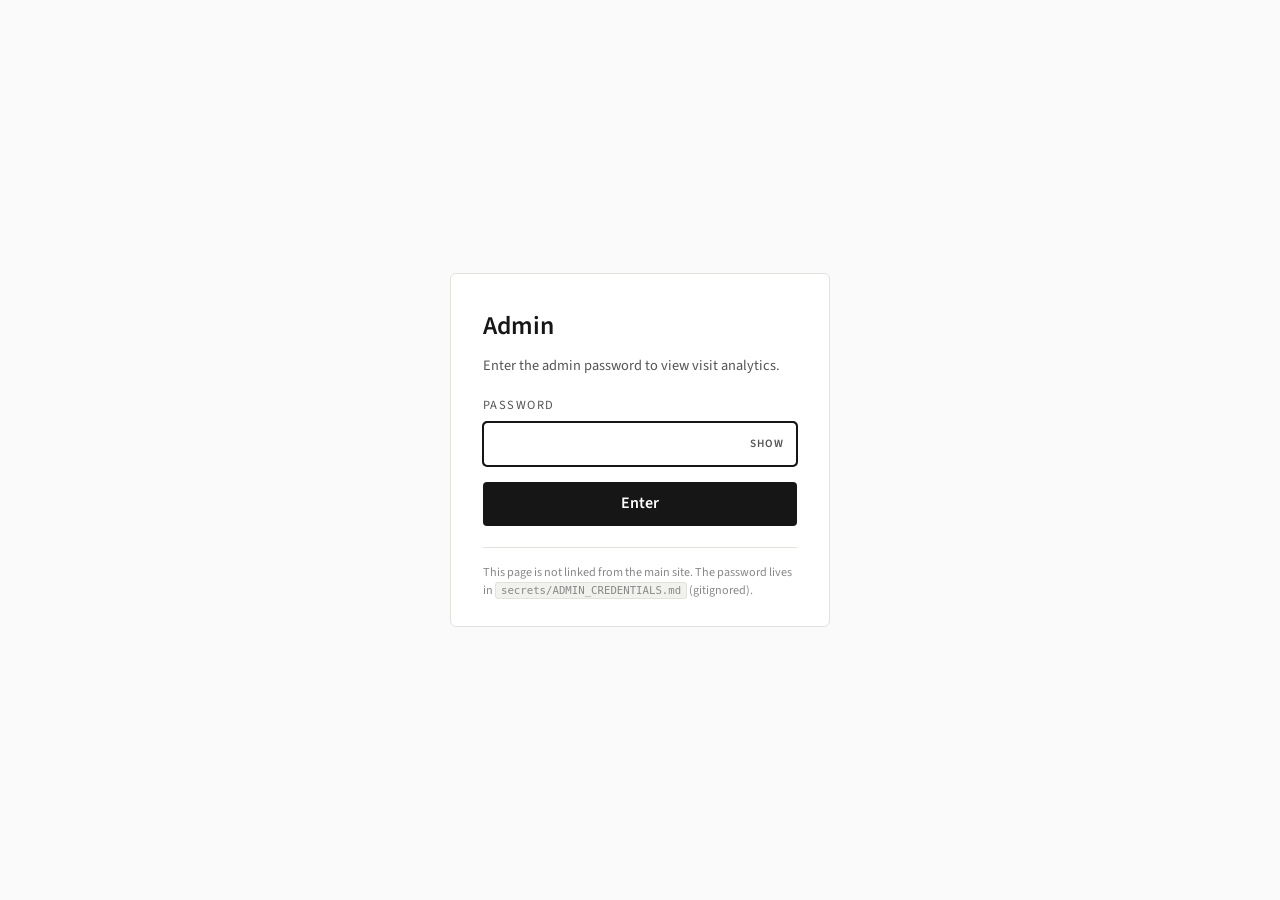
<file: admin/index.html>
<!DOCTYPE html>
<html lang="en" data-theme="light">
<head>
  <meta charset="UTF-8" />
  <meta name="viewport" content="width=device-width, initial-scale=1.0" />
  <title>Admin · Analytics — Peizhong Gao</title>
  <meta name="robots" content="noindex, nofollow, noarchive" />
  <meta http-equiv="x-robots-tag" content="noindex, nofollow" />

  <link rel="preconnect" href="https://fonts.googleapis.com" />
  <link rel="preconnect" href="https://fonts.gstatic.com" crossorigin />
  <link href="https://fonts.googleapis.com/css2?family=Source+Sans+3:wght@400;500;600;700&display=swap" rel="stylesheet" />
  <link rel="stylesheet" href="../styles.css?v=15" />
  <link rel="stylesheet" href="admin.css?v=4" />
</head>
<body class="admin-body">

  <!-- Password gate -->
  <section id="gate" class="admin-gate" aria-label="Admin login">
    <form id="loginForm" class="admin-login" autocomplete="off">
      <h1>Admin</h1>
      <p class="admin-lede">Enter the admin password to view visit analytics.</p>
      <label class="admin-field">
        <span>Password</span>
        <div class="admin-pw-row">
          <input type="password" id="pw" autocomplete="current-password" required autofocus spellcheck="false" autocapitalize="off" autocorrect="off" />
          <button type="button" id="pwShow" class="admin-pw-toggle" aria-label="Show password">show</button>
        </div>
      </label>
      <button type="submit">Enter</button>
      <p class="admin-error" id="pwError" hidden>Wrong password.</p>
      <p class="admin-hint">
        This page is not linked from the main site. The password lives in
        <code>secrets/ADMIN_CREDENTIALS.md</code> (gitignored).
      </p>
    </form>
  </section>

  <!-- Dashboard -->
  <main id="dash" class="admin-dash" hidden>
    <header class="admin-top">
      <div class="admin-top-left">
        <h1>Analytics</h1>
        <p class="admin-sub">
          <a href="../" rel="noopener">← back to site</a>
          <span class="sep">·</span>
          <span id="dataSource">localStorage</span>
          <span class="sep">·</span>
          <span id="lastSync">—</span>
        </p>
      </div>
      <div class="admin-top-right">
        <button id="refreshBtn" class="btn-ghost" type="button">Refresh</button>
        <button id="exportBtn"  class="btn-ghost" type="button">Export JSON</button>
        <button id="clearBtn"   class="btn-ghost danger" type="button">Clear local</button>
        <button id="logoutBtn"  class="btn-ghost" type="button">Log out</button>
      </div>
    </header>

    <!-- KPIs -->
    <section class="kpi-grid" aria-label="Top metrics">
      <div class="kpi">
        <div class="kpi-num" id="kpiTotal">0</div>
        <div class="kpi-cap">Total visits</div>
      </div>
      <div class="kpi">
        <div class="kpi-num" id="kpiVisitors">0</div>
        <div class="kpi-cap">Unique visitors</div>
      </div>
      <div class="kpi">
        <div class="kpi-num" id="kpiSessions">0</div>
        <div class="kpi-cap">Sessions</div>
      </div>
      <div class="kpi">
        <div class="kpi-num" id="kpiRepeat">0</div>
        <div class="kpi-cap">Repeat visitors</div>
      </div>
      <div class="kpi">
        <div class="kpi-num" id="kpiToday">0</div>
        <div class="kpi-cap">Today</div>
      </div>
      <div class="kpi">
        <div class="kpi-num" id="kpi7d">0</div>
        <div class="kpi-cap">Last 7 days</div>
      </div>
      <div class="kpi">
        <div class="kpi-num" id="kpiCountries">0</div>
        <div class="kpi-cap">Countries</div>
      </div>
      <div class="kpi">
        <div class="kpi-num" id="kpi30d">0</div>
        <div class="kpi-cap">Last 30 days</div>
      </div>
    </section>

    <!-- Charts row -->
    <section class="chart-grid">
      <article class="panel">
        <h2>Visits per day (last 30 days)</h2>
        <div class="bar-chart" id="dailyChart" aria-label="Daily visits"></div>
      </article>
      <article class="panel">
        <h2>Top countries</h2>
        <div class="ranked" id="countriesList"></div>
      </article>
    </section>

    <section class="chart-grid">
      <article class="panel">
        <h2>Top referrers</h2>
        <div class="ranked" id="referrersList"></div>
      </article>
      <article class="panel">
        <h2>Devices / browsers</h2>
        <div class="ranked" id="devicesList"></div>
      </article>
    </section>

    <!-- Recent visits table -->
    <section class="panel">
      <h2>
        Recent visits
        <span class="panel-sub" id="recentSub">—</span>
      </h2>
      <div class="table-wrap">
        <table class="visits-table" id="visitsTable">
          <thead>
            <tr>
              <th>Time</th>
              <th>IP</th>
              <th>Country</th>
              <th>City</th>
              <th>ISP / ASN</th>
              <th>Path</th>
              <th>Referrer</th>
              <th>Session</th>
              <th>Visitor</th>
            </tr>
          </thead>
          <tbody id="visitsBody"><tr><td colspan="9" class="empty">No visits recorded on this browser yet. Open the site in a new tab to generate one.</td></tr></tbody>
        </table>
      </div>
    </section>

    <footer class="admin-footer">
      <p>© Peizhong Gao · private admin. Source: <code id="srcTxt">localStorage</code>.</p>
    </footer>
  </main>

  <script src="admin.js?v=3" defer></script>
</body>
</html>
</file>
<file: styles.css>
/* =============================================================
 * Peizhong (Chill) Gao — personal site
 * One font. Monochrome gray palette. No accent colors.
 * ============================================================= */

:root {
  --bg:            #ffffff;
  --bg-soft:       #fafafa;
  --bg-mute:       #f1f1ee;
  --bg-deep:       #e7e6e0;
  --text:          #161616;
  --text-body:     #232323;
  --text-dim:      #555555;
  --text-faint:    #888888;
  --border:        #e2e2dd;
  --border-strong: #c3c2bb;

  --ff:    "Source Sans 3", -apple-system, BlinkMacSystemFont, "Segoe UI", Roboto, "Helvetica Neue", Arial, sans-serif;

  --page-max:   1200px;
  --sidebar-w:  280px;
  --header-h:   56px;
  --gap:        clamp(1.4rem, 2.5vw, 2.2rem);
  --px:         clamp(1rem, 2.2vw, 1.6rem);
  --radius:     4px;
}

html[data-theme="dark"] {
  --bg:            #0e0e0f;
  --bg-soft:       #151516;
  --bg-mute:       #1c1c1d;
  --bg-deep:       #222224;
  --text:          #ededec;
  --text-body:     #d6d6d4;
  --text-dim:      #a1a19d;
  --text-faint:    #70706d;
  --border:        #2a2a2c;
  --border-strong: #3c3c3f;
}

/* Reset */
*, *::before, *::after { box-sizing: border-box; }
html { -webkit-text-size-adjust: 100%; text-size-adjust: 100%; scroll-behavior: smooth; scroll-padding-top: calc(var(--header-h) + 10px); }
body, h1, h2, h3, h4, h5, h6, p, ul, ol, figure { margin: 0; }
ul, ol { padding: 0; list-style: none; }
img, svg { display: block; max-width: 100%; }
a { color: inherit; }
button { font: inherit; color: inherit; background: none; border: 0; cursor: pointer; padding: 0; }

body {
  margin: 0;
  font-family: var(--ff);
  font-size: 1rem;
  line-height: 1.6;
  color: var(--text-body);
  background: var(--bg);
  -webkit-font-smoothing: antialiased;
  -moz-osx-font-smoothing: grayscale;
  text-rendering: optimizeLegibility;
}
::selection { background: var(--text); color: var(--bg); }

b, strong { font-weight: 600; color: var(--text); }
em { font-style: normal; }     /* disable italics everywhere */

.skip-link {
  position: absolute; top: -40px; left: 12px; z-index: 100;
  background: var(--text); color: var(--bg); padding: 6px 10px;
  text-decoration: none; border-radius: 3px;
}
.skip-link:focus { top: 10px; }

/* Header */
.site-header {
  position: sticky; top: 0; z-index: 40;
  background: color-mix(in oklab, var(--bg) 92%, transparent);
  backdrop-filter: blur(10px);
  -webkit-backdrop-filter: blur(10px);
  border-bottom: 1px solid transparent;
  transition: border-color 0.2s;
}
.site-header.is-scrolled { border-bottom-color: var(--border); }
.header-inner {
  max-width: var(--page-max);
  margin: 0 auto;
  padding: 0 var(--px);
  height: var(--header-h);
  display: flex; align-items: center; gap: 1.2rem;
}
.home-link {
  text-decoration: none;
  color: var(--text);
  font-weight: 600;
  margin-right: auto;
  font-size: 0.96rem;
}
.nav-primary { display: flex; gap: 1.3rem; font-size: 0.92rem; }
.nav-primary a {
  color: var(--text-dim);
  text-decoration: none;
  padding: 4px 0;
  border-bottom: 1.5px solid transparent;
  transition: color 0.15s, border-color 0.15s;
}
.nav-primary a:hover,
.nav-primary a.is-active {
  color: var(--text);
  border-bottom-color: var(--text);
}
@media (max-width: 880px) { .nav-primary { gap: 0.9rem; font-size: 0.88rem; } }
@media (max-width: 720px) { .nav-primary { display: none; } }

.header-tools { display: flex; align-items: center; gap: 8px; }
.lang-toggle, .theme-toggle {
  width: auto; min-width: 36px; height: 32px;
  padding: 0 10px;
  border-radius: 4px;
  border: 1px solid var(--border);
  color: var(--text-dim);
  font-size: 0.85rem;
  font-weight: 500;
  display: inline-flex; align-items: center; justify-content: center;
  transition: color 0.15s, border-color 0.15s, background 0.15s;
}
.lang-toggle:hover, .theme-toggle:hover {
  color: var(--text);
  border-color: var(--border-strong);
  background: var(--bg-mute);
}
.theme-toggle { width: 32px; padding: 0; font-size: 0.95rem; }
.theme-toggle .tt-dark { display: none; }
html[data-theme="dark"] .theme-toggle .tt-light { display: none; }
html[data-theme="dark"] .theme-toggle .tt-dark  { display: inline; }

/* Page layout */
.page {
  max-width: var(--page-max);
  margin: 0 auto;
  padding: 1.6rem var(--px) 3rem;
  display: grid;
  grid-template-columns: var(--sidebar-w) minmax(0, 1fr);
  gap: var(--gap);
  align-items: start;
}
@media (max-width: 960px) {
  .page { grid-template-columns: 1fr; }
}

/* Sidebar */
.sidebar {
  position: sticky;
  top: calc(var(--header-h) + 0.8rem);
  align-self: start;
}
@media (max-width: 960px) {
  .sidebar { position: static; margin-bottom: 1rem; }
}

.avatar {
  width: 176px;
  height: 176px;
  margin: 0 auto 0.9rem;
  border-radius: 50%;
  object-fit: cover;
  object-position: center 25%;
  display: block;
  border: 1px solid var(--border);
}

.profile-name {
  font-size: 1.22rem;
  font-weight: 600;
  color: var(--text);
  text-align: center;
  line-height: 1.25;
  margin-bottom: 0.4rem;
}

.profile-affil {
  font-size: 0.87rem;
  color: var(--text-body);
  text-align: center;
  line-height: 1.5;
  margin-bottom: 0.9rem;
}

/* Stats + Incoming — identical box style for visual consistency */
.profile-stats,
.profile-incoming {
  padding: 0.7rem 0.8rem;
  background: var(--bg-soft);
  border: 1px solid var(--border);
  border-radius: var(--radius);
  margin-bottom: 0.85rem;
}
.profile-stats { padding: 0.7rem 0.3rem 0.55rem; }
.ps-list {
  display: grid;
  grid-template-columns: repeat(3, 1fr);
  gap: 0;
  text-align: center;
}
.ps-list li {
  display: flex; flex-direction: column; gap: 1px;
  padding: 0 4px;
  position: relative;
}
.ps-list li + li::before {
  content: "";
  position: absolute; left: 0; top: 15%; bottom: 15%;
  width: 1px;
  background: var(--border-strong);
}
.ps-num {
  font-size: 1.35rem;
  font-weight: 700;
  color: var(--text);
  line-height: 1;
  font-variant-numeric: tabular-nums;
}
.ps-cap {
  font-size: 0.72rem;
  color: var(--text-dim);
  margin-top: 3px;
  text-transform: lowercase;
}
.ps-src {
  font-size: 0.7rem;
  text-align: center;
  color: var(--text-faint);
  margin-top: 0.45rem;
  letter-spacing: 0.02em;
}

.profile-incoming {
  font-size: 0.83rem;
  text-align: center;
  line-height: 1.5;
  color: var(--text-body);
}

/* Contact grid: 3 × 2 stacked cards — icon on top, label below */
.contact-grid {
  display: grid;
  grid-template-columns: repeat(3, 1fr);
  gap: 8px;
  margin-bottom: 0.6rem;
}
.contact-grid > li > a {
  display: flex;
  flex-direction: column;
  align-items: center;
  justify-content: center;
  gap: 7px;
  padding: 14px 6px 12px;
  font-size: 0.8rem;
  font-weight: 500;
  border-radius: 6px;
  color: var(--text-body);
  text-decoration: none;
  border: 1px solid var(--border);
  background: var(--bg);
  min-height: 74px;
  text-align: center;
  transition: background 0.15s, border-color 0.15s, color 0.15s, transform 0.15s;
}
.contact-grid > li > a:hover {
  background: var(--bg-mute);
  border-color: var(--border-strong);
  color: var(--text);
  transform: translateY(-1px);
}
.contact-grid > li > a > svg {
  width: 22px; height: 22px;
  color: var(--text-dim);
  flex-shrink: 0;
  transition: color 0.15s;
}
.contact-grid > li > a:hover > svg { color: var(--text); }

/* Location line — small, centered below the grid */
.sidebar-loc {
  font-size: 0.78rem;
  color: var(--text-dim);
  text-align: center;
  margin-bottom: 0.9rem;
  margin-top: 0;
}
.sidebar-loc svg { color: var(--text-dim); }

.profile-interests {
  margin-top: 0.2rem;
  padding-top: 0.7rem;
  border-top: 1px solid var(--border);
}
.pi-label {
  font-size: 0.72rem;
  text-transform: uppercase;
  letter-spacing: 0.1em;
  color: var(--text-faint);
  margin-bottom: 0.35rem;
  font-weight: 600;
}
.pi-body {
  font-size: 0.82rem;
  color: var(--text-body);
  line-height: 1.55;
}

/* Main content */
.content { min-width: 0; }

.section { margin-bottom: 2.4rem; }
.section h2 {
  font-size: 1.35rem;
  font-weight: 600;
  color: var(--text);
  margin-bottom: 1rem;
  padding-bottom: 0.4rem;
  border-bottom: 1px solid var(--border);
}
.sec-sub {
  font-size: 0.88rem;
  color: var(--text-dim);
  margin-top: -0.4rem;
  margin-bottom: 1.1rem;
}
.sec-sub a {
  color: var(--text);
  text-decoration: underline;
  text-underline-offset: 3px;
}

/* About */
#about p { margin-bottom: 0.9rem; color: var(--text-body); }
#about p:last-child { margin-bottom: 0; }
#about a {
  color: var(--text);
  text-decoration: underline;
  text-underline-offset: 3px;
  text-decoration-color: var(--border-strong);
  transition: text-decoration-color 0.2s;
}
#about a:hover { text-decoration-color: var(--text); }
.about-close {
  color: var(--text-dim);
  padding-left: 0.95rem;
  border-left: 2px solid var(--border-strong);
  margin-top: 1rem !important;
}

/* News */
.news {
  max-height: 380px;
  overflow-y: auto;
  padding: 0.25rem 0.8rem 0.25rem 0.9rem;
  border-left: 1px solid var(--border);
  scrollbar-width: thin;
  display: flex; flex-direction: column; gap: 0.55rem;
}
.news::-webkit-scrollbar { width: 5px; }
.news::-webkit-scrollbar-thumb { background: var(--border-strong); border-radius: 999px; }
.news li {
  font-size: 0.93rem;
  line-height: 1.55;
  color: var(--text-body);
}
.ndate {
  display: inline-block;
  font-size: 0.8rem;
  color: var(--text);
  background: var(--bg-mute);
  border: 1px solid var(--border);
  padding: 1px 7px;
  border-radius: 3px;
  margin-right: 5px;
  font-weight: 600;
  white-space: nowrap;
  font-variant-numeric: tabular-nums;
}
.news li a {
  color: var(--text);
  text-decoration: underline;
  text-underline-offset: 2px;
  text-decoration-color: var(--border-strong);
}
.news li a:hover { text-decoration-color: var(--text); }

/* Impact widget */
.impact {
  margin-bottom: 1.4rem;
  padding: 0.9rem 1rem;
  border: 1px solid var(--border);
  border-radius: var(--radius);
  background: var(--bg-soft);
}
.impact-head-line {
  display: flex; justify-content: space-between;
  align-items: baseline;
  gap: 1rem;
  margin-bottom: 0.7rem;
}
.impact-label {
  font-size: 0.72rem;
  text-transform: uppercase;
  letter-spacing: 0.14em;
  color: var(--text);
  font-weight: 600;
}
.impact-status {
  font-size: 0.72rem;
  color: var(--text-faint);
}
.impact-status.is-live { color: var(--text); }
.impact-bars {
  display: flex; flex-direction: column; gap: 0.4rem;
}
.impact-bar-row {
  display: grid;
  grid-template-columns: 48px 1fr 54px;
  gap: 0.55rem;
  align-items: center;
  font-size: 0.82rem;
}
.impact-bar-year { color: var(--text-dim); font-variant-numeric: tabular-nums; }
.impact-bar-row.is-current .impact-bar-year { color: var(--text); font-weight: 600; }
.impact-bar-track {
  height: 8px;
  background: var(--bg-deep);
  border: 1px solid var(--border);
  border-radius: 2px;
  overflow: hidden;
}
.impact-bar-fill {
  display: block; height: 100%;
  background: var(--text-dim);
  width: 0;
  transition: width 0.9s cubic-bezier(0.22, 0.61, 0.36, 1);
}
.impact-bar-row.is-current .impact-bar-fill { background: var(--text); }
.impact-bar-count {
  font-size: 0.82rem;
  color: var(--text);
  text-align: right;
  font-variant-numeric: tabular-nums;
  font-weight: 500;
}
.impact-note {
  margin-top: 0.6rem;
  font-size: 0.73rem;
  color: var(--text-faint);
}

/* Publications — scrollable inner container, same style family as .news */
.pub-list {
  display: flex;
  flex-direction: column;
  max-height: 620px;
  overflow-y: auto;
  padding: 0.15rem 0.9rem 0.4rem 0.95rem;
  border-left: 1px solid var(--border);
  scrollbar-width: thin;
}
.pub-list::-webkit-scrollbar { width: 5px; }
.pub-list::-webkit-scrollbar-thumb { background: var(--border-strong); border-radius: 999px; }

.pub {
  display: grid;
  grid-template-columns: 115px 1fr;
  gap: 1rem;
  padding: 0.85rem 0;
  border-top: 1px solid var(--border);
}
.pub:first-child { border-top: 0; padding-top: 0.3rem; }

.pub-venue {
  font-size: 0.72rem;
  text-transform: uppercase;
  letter-spacing: 0.05em;
  font-weight: 600;
  padding: 4px 8px;
  background: var(--bg-mute);
  color: var(--text);
  border: 1px solid var(--border);
  border-radius: 3px;
  text-align: center;
  align-self: flex-start;
  white-space: nowrap;
  margin-top: 2px;
  font-variant-numeric: tabular-nums;
}
.pub-body { min-width: 0; }
.pub-title {
  font-size: 1rem;
  font-weight: 600;
  color: var(--text);
  line-height: 1.4;
  margin-bottom: 0.2rem;
}
.pub-title a {
  color: var(--text);
  text-decoration: none;
  border-bottom: 1px solid var(--border-strong);
  transition: border-color 0.2s;
}
.pub-title a:hover { border-bottom-color: var(--text); }
.pub-authors {
  font-size: 0.88rem;
  color: var(--text-dim);
  line-height: 1.55;
  margin-bottom: 0.25rem;
}
.pub-cite {
  color: var(--text);
  font-weight: 500;
  font-variant-numeric: tabular-nums;
}
.pub-note {
  font-size: 0.88rem;
  color: var(--text-body);
  line-height: 1.55;
  margin-top: 0.2rem;
}
.pub-links {
  font-size: 0.82rem;
  margin-top: 0.4rem;
}
.pub-links a {
  color: var(--text-dim);
  text-decoration: none;
  margin-right: 6px;
  transition: color 0.15s;
}
.pub-links a:hover { color: var(--text); }
@media (max-width: 620px) {
  .pub { grid-template-columns: 1fr; gap: 0.4rem; }
  .pub-venue { justify-self: start; }
}

/* Experience */
.exp { display: flex; flex-direction: column; gap: 0.8rem; }
.exp li {
  padding: 0.7rem 0.9rem;
  border: 1px solid var(--border);
  border-left: 2px solid var(--text-dim);
  background: var(--bg-soft);
  border-radius: var(--radius);
}
.exp-dates {
  font-size: 0.8rem;
  color: var(--text-faint);
  margin-bottom: 0.25rem;
  display: block;
  font-variant-numeric: tabular-nums;
  font-weight: 500;
}
.exp-tag {
  display: inline-block;
  font-size: 0.66rem;
  text-transform: uppercase;
  letter-spacing: 0.14em;
  padding: 1px 7px;
  background: var(--bg-mute);
  color: var(--text);
  border: 1px solid var(--border);
  border-radius: 2px;
  margin-left: 4px;
  font-weight: 600;
}
.exp-role {
  font-size: 0.93rem;
  color: var(--text-body);
  line-height: 1.5;
}

/* Honors */
.honors {
  display: flex; flex-direction: column; gap: 0.4rem;
  padding-left: 1rem;
}
.honors li {
  position: relative;
  font-size: 0.93rem;
  color: var(--text-body);
  line-height: 1.55;
}
.honors li::before {
  content: "·";
  position: absolute;
  left: -0.9rem;
  font-weight: 700;
  color: var(--text);
}

/* Education */
.edu { display: flex; flex-direction: column; gap: 0.55rem; }
.edu li {
  font-size: 0.93rem;
  color: var(--text-body);
  line-height: 1.55;
}
.edu-date {
  font-size: 0.82rem;
  color: var(--text-faint);
  margin-right: 0.4rem;
  font-variant-numeric: tabular-nums;
}
.edu-sub {
  font-size: 0.85rem;
  color: var(--text-dim);
  padding-left: 0.9rem;
  border-left: 1px solid var(--border);
  margin-top: 0.25rem;
  margin-left: 0.3rem;
}

/* Skills */
.skills-line {
  font-size: 0.93rem;
  color: var(--text-body);
  margin-bottom: 0.5rem;
}
.skills-line:last-child { margin-bottom: 0; }

/* Contact */
#contact p { color: var(--text-body); margin-bottom: 0.5rem; }
#contact a {
  color: var(--text);
  text-decoration: underline;
  text-underline-offset: 3px;
}

/* Footer */
.site-footer {
  margin-top: 2.5rem;
  padding-top: 1.1rem;
  border-top: 1px solid var(--border);
  font-size: 0.83rem;
  color: var(--text-faint);
}

/* Motion */
.reveal { opacity: 0; transform: translateY(8px); transition: opacity 0.45s, transform 0.45s; }
.reveal.is-visible { opacity: 1; transform: none; }
@media (prefers-reduced-motion: reduce) {
  html { scroll-behavior: auto; }
  .reveal { opacity: 1; transform: none; transition: none; }
  * { animation: none !important; transition: none !important; }
}
</file>
<file: admin/admin.css>
/* Admin dashboard — extends ../styles.css (same grayscale palette). */

.admin-body { background: var(--bg-soft); }

/* UA [hidden] default gets overridden by our own `display:` rules on .admin-gate
 * and .admin-dash, so restate it with higher specificity. */
.admin-gate[hidden],
.admin-dash[hidden] { display: none !important; }

/* ---------- Login gate ---------- */
.admin-gate {
  min-height: 100vh;
  display: grid;
  place-items: center;
  padding: 2rem 1rem;
}
.admin-login {
  width: 100%;
  max-width: 380px;
  padding: 2rem 2rem 1.6rem;
  background: var(--bg);
  border: 1px solid var(--border);
  border-radius: 6px;
}
.admin-login h1 {
  font-size: 1.6rem;
  font-weight: 600;
  color: var(--text);
  margin-bottom: 0.4rem;
}
.admin-lede {
  font-size: 0.9rem;
  color: var(--text-dim);
  margin-bottom: 1.2rem;
}
.admin-field {
  display: flex; flex-direction: column; gap: 6px;
  margin-bottom: 1rem;
}
.admin-field span {
  font-size: 0.78rem;
  color: var(--text-dim);
  text-transform: uppercase;
  letter-spacing: 0.12em;
}
.admin-pw-row { position: relative; display: block; }
.admin-field input {
  font: inherit;
  font-size: 0.95rem;
  padding: 9px 54px 9px 11px;         /* right padding leaves room for toggle */
  border: 1px solid var(--border-strong);
  border-radius: 4px;
  background: var(--bg);
  color: var(--text);
  width: 100%;
  font-family: ui-monospace, Menlo, Consolas, monospace;
  display: block;
}
.admin-pw-toggle {
  position: absolute;
  right: 5px;
  top: 50%;
  transform: translateY(-50%);
  width: auto;
  display: inline-block;
  font-size: 0.7rem;
  font-weight: 600;
  color: var(--text-dim);
  padding: 4px 8px;
  border-radius: 3px;
  cursor: pointer;
  text-transform: uppercase;
  letter-spacing: 0.08em;
  background: transparent;
  border: 0;
  line-height: 1;
}
.admin-pw-toggle:hover { color: var(--text); background: var(--bg-mute); }
.admin-field input:focus {
  outline: 2px solid var(--text);
  outline-offset: -1px;
  border-color: var(--text);
}
.admin-login button[type="submit"] {
  display: block;
  width: 100%;
  padding: 9px 16px;
  background: var(--text);
  color: var(--bg);
  font-weight: 600;
  border-radius: 4px;
  cursor: pointer;
  transition: background 0.15s;
  border: 0;
}
.admin-login button[type="submit"]:hover { background: var(--text-body); }
.admin-error {
  font-size: 0.88rem;
  color: #b33;
  margin-top: 0.7rem;
}
html[data-theme="dark"] .admin-error { color: #e78080; }
.admin-hint {
  font-size: 0.76rem;
  color: var(--text-faint);
  line-height: 1.5;
  margin-top: 1.3rem;
  padding-top: 1rem;
  border-top: 1px solid var(--border);
}
.admin-hint code {
  font-family: ui-monospace, Menlo, Consolas, monospace;
  font-size: 0.88em;
  padding: 1px 5px;
  background: var(--bg-mute);
  border: 1px solid var(--border);
  border-radius: 3px;
}

/* ---------- Dashboard layout ---------- */
.admin-dash {
  max-width: 1280px;
  margin: 0 auto;
  padding: 1.8rem clamp(1rem, 2.5vw, 2rem) 3rem;
}
.admin-top {
  display: flex;
  flex-wrap: wrap;
  align-items: flex-end;
  justify-content: space-between;
  gap: 1rem;
  margin-bottom: 1.6rem;
}
.admin-top h1 {
  font-size: 1.6rem;
  font-weight: 600;
  color: var(--text);
}
.admin-sub {
  font-size: 0.85rem;
  color: var(--text-dim);
  margin-top: 2px;
}
.admin-sub a {
  color: var(--text-dim);
  text-decoration: underline;
  text-underline-offset: 3px;
}
.admin-sub a:hover { color: var(--text); }
.admin-sub .sep { margin: 0 6px; color: var(--text-faint); }

.admin-top-right { display: flex; gap: 6px; flex-wrap: wrap; }
.btn-ghost {
  font-size: 0.85rem;
  padding: 6px 12px;
  border: 1px solid var(--border);
  border-radius: 4px;
  background: var(--bg);
  color: var(--text-body);
  cursor: pointer;
  transition: background 0.15s, border-color 0.15s, color 0.15s;
}
.btn-ghost:hover { background: var(--bg-mute); border-color: var(--border-strong); color: var(--text); }
.btn-ghost.danger { color: #b33; }
.btn-ghost.danger:hover { border-color: #b33; color: #fff; background: #b33; }
html[data-theme="dark"] .btn-ghost.danger { color: #e78080; }
html[data-theme="dark"] .btn-ghost.danger:hover { background: #b33; color: #fff; }

/* ---------- KPI grid ---------- */
.kpi-grid {
  display: grid;
  grid-template-columns: repeat(auto-fit, minmax(140px, 1fr));
  gap: 10px;
  margin-bottom: 1.4rem;
}
.kpi {
  padding: 14px 16px;
  background: var(--bg);
  border: 1px solid var(--border);
  border-radius: 5px;
}
.kpi-num {
  font-size: 1.6rem;
  font-weight: 700;
  color: var(--text);
  line-height: 1;
  font-variant-numeric: tabular-nums;
}
.kpi-cap {
  font-size: 0.72rem;
  color: var(--text-dim);
  text-transform: uppercase;
  letter-spacing: 0.1em;
  margin-top: 6px;
}

/* ---------- Panels ---------- */
.chart-grid {
  display: grid;
  grid-template-columns: 1.6fr 1fr;
  gap: 12px;
  margin-bottom: 1.2rem;
}
@media (max-width: 900px) {
  .chart-grid { grid-template-columns: 1fr; }
}
.panel {
  padding: 1rem 1.1rem 1.1rem;
  background: var(--bg);
  border: 1px solid var(--border);
  border-radius: 5px;
}
.panel h2 {
  font-size: 0.95rem;
  font-weight: 600;
  color: var(--text);
  margin-bottom: 0.8rem;
  display: flex;
  align-items: baseline;
  justify-content: space-between;
  gap: 1rem;
}
.panel-sub {
  font-size: 0.78rem;
  color: var(--text-faint);
  font-weight: 400;
}

/* ---------- Bar chart (daily) ---------- */
.bar-chart {
  display: flex;
  align-items: flex-end;
  gap: 3px;
  height: 140px;
  padding-top: 4px;
  padding-bottom: 22px;
  position: relative;
  border-bottom: 1px solid var(--border);
}
.bar-chart-empty {
  color: var(--text-faint);
  font-size: 0.85rem;
  padding: 2rem 0;
  text-align: center;
  width: 100%;
}
.bar-col {
  flex: 1;
  min-width: 4px;
  display: flex;
  flex-direction: column;
  justify-content: flex-end;
  position: relative;
  cursor: default;
}
.bar-col .bar-bar {
  width: 100%;
  background: var(--text-dim);
  border-radius: 2px 2px 0 0;
  transition: background 0.15s;
}
.bar-col:hover .bar-bar { background: var(--text); }
.bar-col .bar-tip {
  position: absolute;
  bottom: 100%;
  left: 50%;
  transform: translateX(-50%);
  margin-bottom: 4px;
  white-space: nowrap;
  font-size: 0.7rem;
  padding: 2px 6px;
  background: var(--text);
  color: var(--bg);
  border-radius: 3px;
  opacity: 0;
  pointer-events: none;
  transition: opacity 0.12s;
  font-variant-numeric: tabular-nums;
}
.bar-col:hover .bar-tip { opacity: 1; }
.bar-col .bar-x {
  position: absolute;
  top: 100%;
  left: 50%;
  transform: translateX(-50%) rotate(-45deg);
  transform-origin: top center;
  font-size: 0.62rem;
  color: var(--text-faint);
  margin-top: 4px;
  font-variant-numeric: tabular-nums;
  white-space: nowrap;
}

/* ---------- Ranked lists ---------- */
.ranked {
  display: flex;
  flex-direction: column;
  gap: 5px;
}
.ranked-row {
  display: grid;
  grid-template-columns: 22px 1fr auto;
  gap: 10px;
  align-items: center;
  font-size: 0.88rem;
}
.ranked-row .rk {
  color: var(--text-faint);
  font-variant-numeric: tabular-nums;
  font-size: 0.8rem;
}
.ranked-row .lbl {
  min-width: 0;
  position: relative;
  overflow: hidden;
  white-space: nowrap;
  text-overflow: ellipsis;
  color: var(--text-body);
}
.ranked-row .lbl-bar {
  position: absolute;
  left: 0; right: 0; bottom: 0;
  height: 3px;
  background: var(--text-dim);
  border-radius: 2px;
  opacity: 0.35;
}
.ranked-row .val {
  color: var(--text);
  font-weight: 600;
  font-variant-numeric: tabular-nums;
  font-size: 0.86rem;
  padding-left: 8px;
}
.ranked-empty { color: var(--text-faint); font-size: 0.85rem; padding: 0.5rem 0; }

/* ---------- Visits table ---------- */
.table-wrap {
  overflow-x: auto;
  border: 1px solid var(--border);
  border-radius: 4px;
}
.visits-table {
  width: 100%;
  border-collapse: collapse;
  font-size: 0.82rem;
}
.visits-table thead th {
  text-align: left;
  padding: 7px 10px;
  background: var(--bg-mute);
  border-bottom: 1px solid var(--border-strong);
  font-weight: 600;
  color: var(--text);
  font-size: 0.74rem;
  text-transform: uppercase;
  letter-spacing: 0.08em;
  white-space: nowrap;
}
.visits-table tbody td {
  padding: 6px 10px;
  border-top: 1px solid var(--border);
  color: var(--text-body);
  vertical-align: top;
  white-space: nowrap;
  max-width: 180px;
  overflow: hidden;
  text-overflow: ellipsis;
}
.visits-table tbody tr:first-child td { border-top: 0; }
.visits-table tbody tr:hover td { background: var(--bg-mute); }
.visits-table .empty {
  text-align: center;
  color: var(--text-faint);
  padding: 1.4rem !important;
  white-space: normal;
}
.visits-table .mono { font-family: ui-monospace, Menlo, Consolas, monospace; font-size: 0.78rem; }
.visits-table .dim  { color: var(--text-faint); }
.visits-table .tag {
  display: inline-block;
  font-size: 0.68rem;
  padding: 1px 6px;
  background: var(--bg-mute);
  border: 1px solid var(--border);
  border-radius: 2px;
  color: var(--text-dim);
  font-variant-numeric: tabular-nums;
}

/* ---------- Footer ---------- */
.admin-footer {
  margin-top: 1.8rem;
  padding-top: 1rem;
  border-top: 1px solid var(--border);
  font-size: 0.8rem;
  color: var(--text-faint);
}
.admin-footer code {
  font-family: ui-monospace, Menlo, Consolas, monospace;
  font-size: 0.88em;
  padding: 1px 5px;
  background: var(--bg-mute);
  border: 1px solid var(--border);
  border-radius: 3px;
}
</file>
